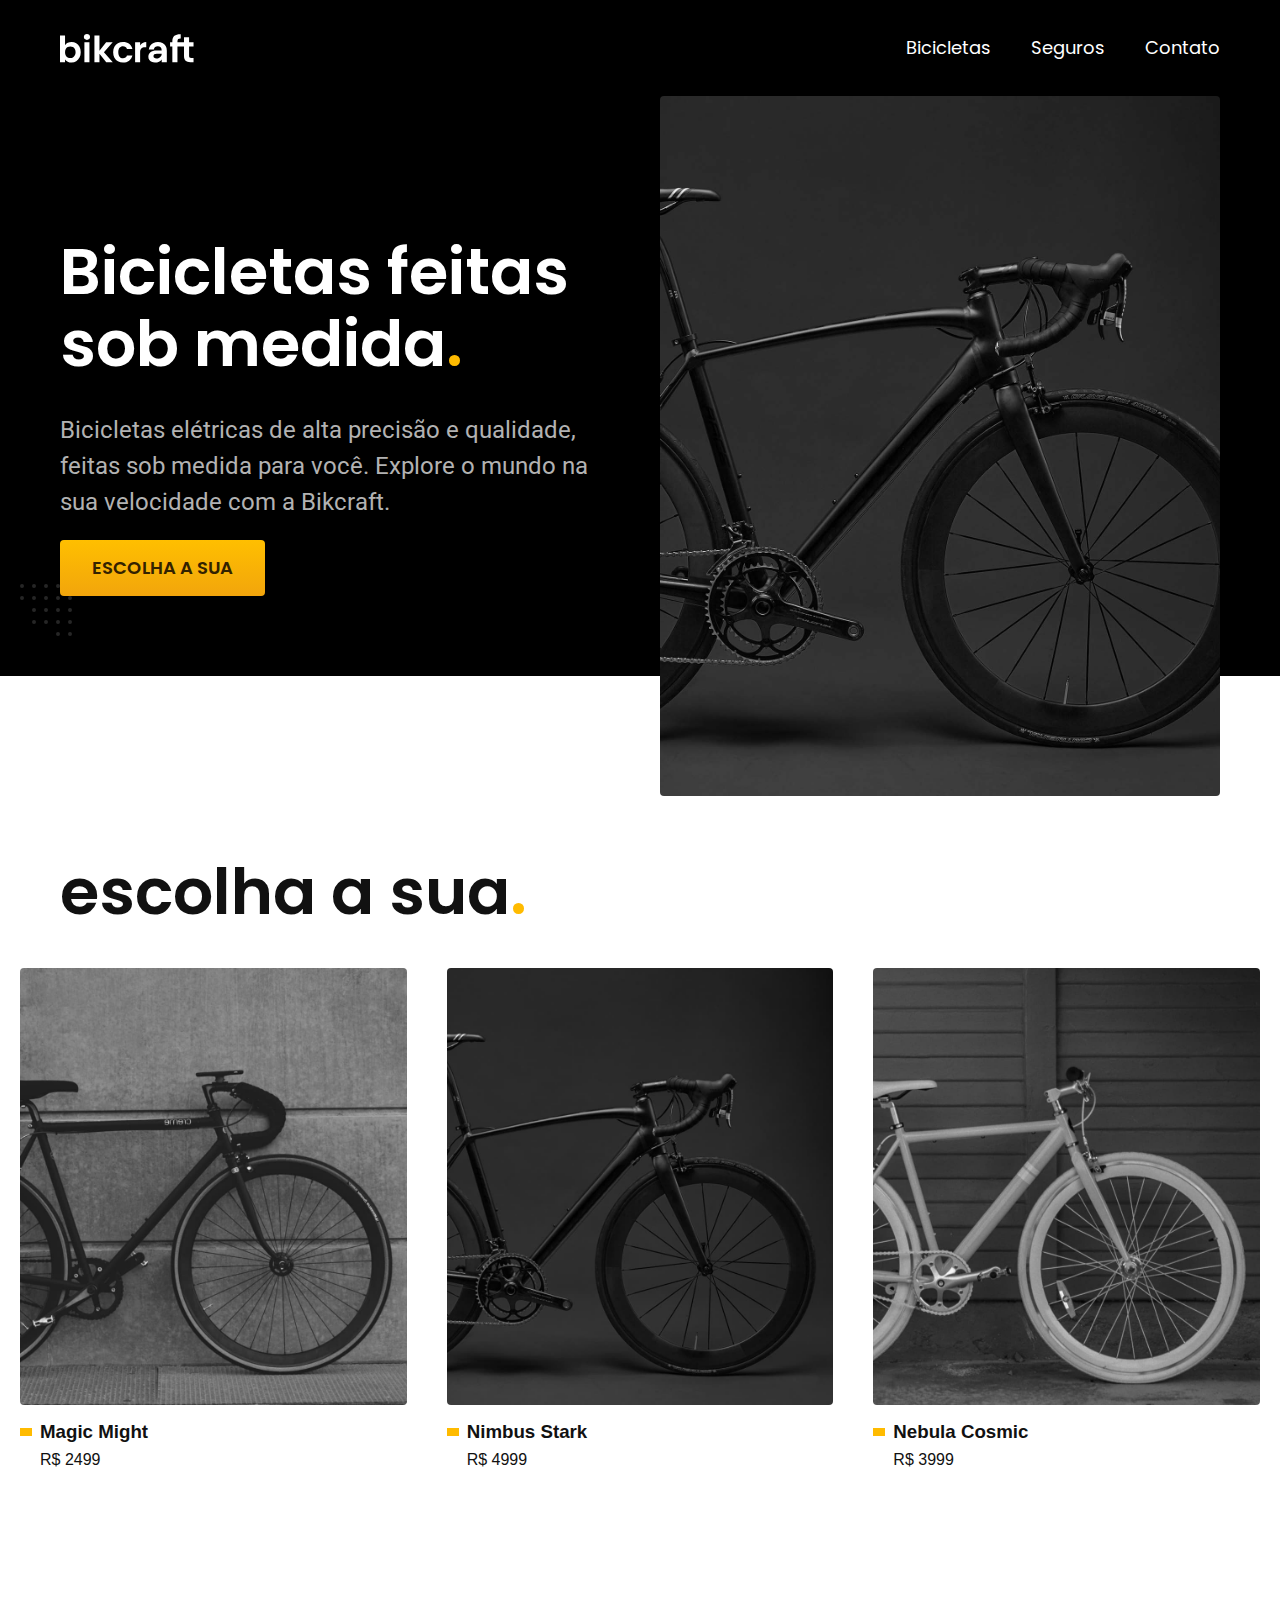
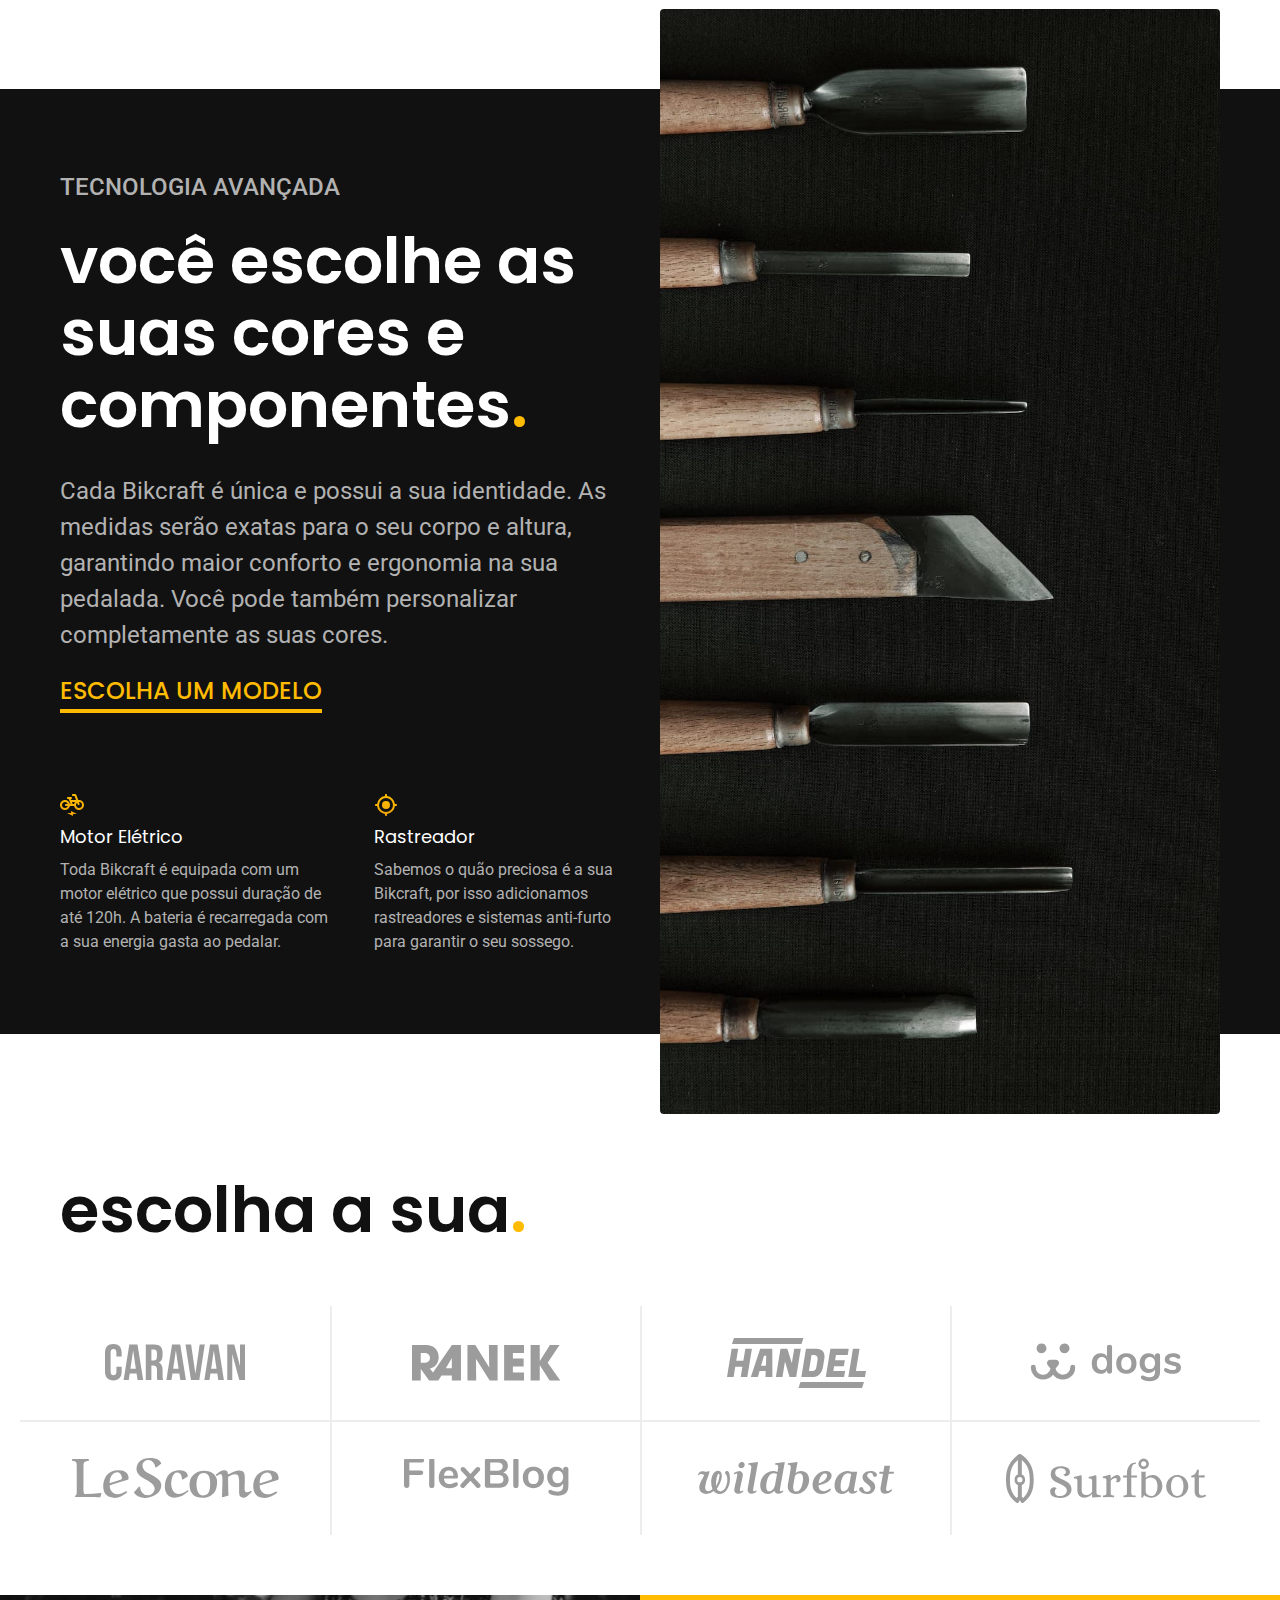
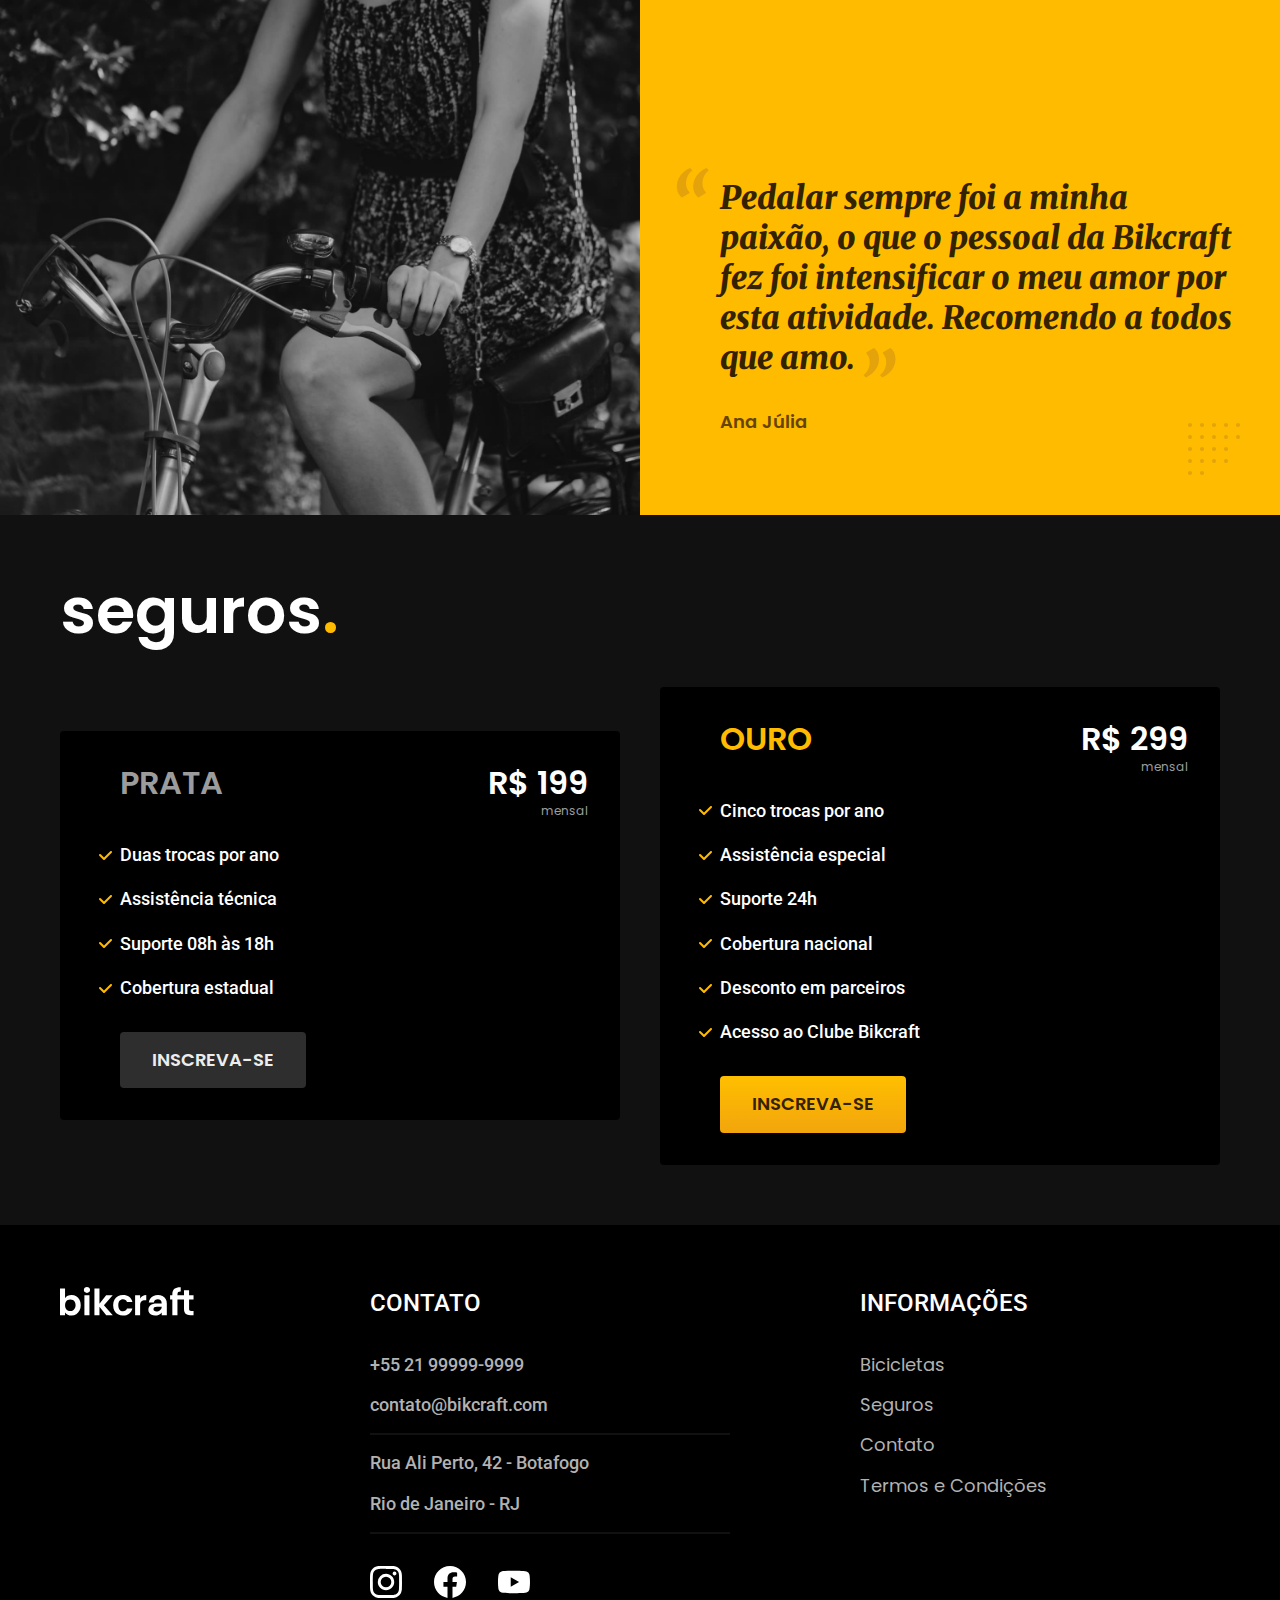
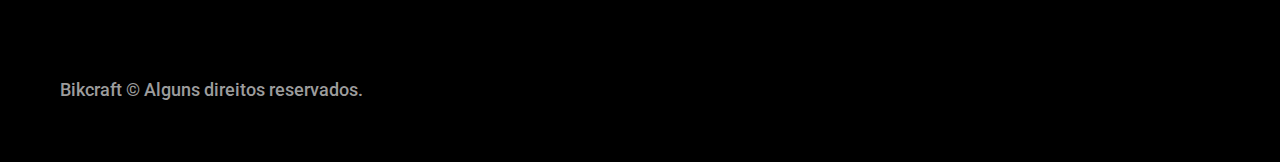
<file: index.html>
<!DOCTYPE html>
<html lang="pt-br">
<head>
    <meta charset="UTF-8">
    <meta http-equiv="X-UA-Compatible" content="IE=edge">
    <meta name="viewport" content="width=device-width, initial-scale=1.0">
    <title>Bikcraft - Biciletas Elétricas</title>
    <meta name="description" content="Bicicletas elétricas de alta precisão e qualidade, feitas sob medida para você. Explore o mundo na sua velocidade com a Bikcraft.">

    <link rel="icon" href="img/icones/favicon.svg" type="image/svg+xml">
    <link rel="preload" href="./css/style.css" as="style">
    <link rel="stylesheet" href="./css/style.css">

    <script>document.documentElement.classList.add('js');</script>
</head>
<body>
    <header class="header-bg">
        <div class="header container">
            <a href="./"><img src="img/bikcraft.svg" width="136" height="32" alt="Bikcraft"></a>
            <nav aria-label="primaria">
                <ul class="header-menu font-1-m cor-0">
                    <li><a href="./bicicletas.html">Bicicletas</a></li>
                    <li><a href="./seguros.html">Seguros</a></li>
                    <li><a href="./contato.html">Contato</a></li>
                </ul>
            </nav>
        </div>
    </header>
    
    <main class="introducao-bg">
        <div class="introducao container">
            <div class="introducao-conteudo">
                <h1 class="font-1-xxl cor-0 fadeInDown" data-anime="200">Bicicletas feitas sob medida<span class="cor-p1">.</span></h1>
                <p class="font-2-l cor-5 fadeInDown" data-anime="400">Bicicletas elétricas de alta precisão e qualidade, feitas sob medida para você. Explore o mundo na sua velocidade com a Bikcraft.</p>
                <a class="botao fadeInDown" data-anime="600" href="./bicicletas.html">Escolha a sua</a>
            </div>
            <picture class="fadeInDown" data-anime="800"> <!-- sempre envolver imagem em div quando for usar grid -->
                <source media="(max-width: 800px)" srcset="./img/bicicletas/nimbus.jpg">
                <img src="./img/fotos/introducao.jpg" width="1280" height="1600" alt="Bicicleta elétrica preta.">
            </picture>
        </div>
    </main>

    <article class="bicicletas-lista">
        <h2 class="container font-1-xxl">escolha a sua<span class="cor-p1">.</span></h2>

        <ul>
            <li>
                <a href="./bicicletas/magic.html">
                    <img src="./img/bicicletas/magic-home.jpg" width="920" height="1040" alt="Bicicleta preta">
                    <h3>Magic Might</h3>
                    <span>R$ 2499</span>
                </a>
            </li>
            <li>
                <a href="./bicicletas/nimbus.html">
                    <img src="./img/bicicletas/nimbus-home.jpg" width="920" height="1040" alt="Bicicleta preta">
                    <h3>Nimbus Stark</h3>
                    <span>R$ 4999</span>
                </a>
            </li>
            <li>
                <a href="./bicicletas/nebula.html">
                    <img src="./img/bicicletas/nebula-home.jpg" width="920" height="1040" alt="Bicicleta branca">
                    <h3>Nebula Cosmic</h3>
                    <span>R$ 3999</span>
                </a>
            </li>
        </ul>
    </article>

    <article class="tecnologia-bg">
        <div class="tecnologia container">
            <div class="tecnologia-conteudo">
                <span class="font-2-lb cor-5">Tecnologia Avançada</span>
                <h2 class="font-1-xxl cor-0">você escolhe as suas cores e componentes<span class="cor-p1">.</span></h2>
                <p class="font-2-l cor-5">Cada Bikcraft é única e possui a sua identidade. As medidas serão exatas para o seu corpo e altura, garantindo maior conforto e ergonomia na sua pedalada. Você pode também personalizar completamente as suas cores.</p>
                <a class="link" href="./bicicletas.html">Escolha um modelo</a>
                <div class="tecnologia-vantagens">
                    <div>
                        <img src="img/icones/eletrica.svg" width="24" height="24" alt="">
                        <h3 class="font-1-m cor-0">Motor Elétrico</h3>
                        <p class="font-2-s cor-5">Toda Bikcraft é equipada com um motor elétrico que possui duração de até 120h. A bateria é recarregada com a sua energia gasta ao pedalar.</p>
                    </div>
                    <div>
                        <img src="img/icones/rastreador.svg" width="24" height="24" alt="">
                        <h3 class="font-1-m cor-0">Rastreador</h3>
                        <p class="font-2-s cor-5">Sabemos o quão preciosa é a sua Bikcraft, por isso adicionamos rastreadores e sistemas anti-furto para garantir o seu sossego.</p>
                    </div>
                </div>
            </div>
            <div class="tecnologia-imagem">
                <img src="./img/fotos/tecnologia.jpg" width="1200" height="1920" alt="">
            </div>
        </div>
    </article>

    <section class="parceiros" aria-label="Nossos Parceiros">
        <h2 class="container font-1-xxl">escolha a sua<span class="cor-p1">.</span></h2>

        <ul>
            <li><img src="./img/parceiros/caravan.svg" width="140" height="38" alt="caravan"></li>
            <li><img src="./img/parceiros/ranek.svg" width="149" height="36" alt="ranek"></li>
            <li><img src="./img/parceiros/handel.svg" width="139" height="50" alt="handel"></li>
            <li><img src="./img/parceiros/dogs.svg" width="152" height="39" alt="dogs"></li>
            <li><img src="./img/parceiros/lescone.svg" width="208" height="41" alt="lescone"></li>
            <li><img src="./img/parceiros/flexblog.svg" width="165" height="38" alt="flexblog"></li>
            <li><img src="./img/parceiros/wildbeast.svg" width="196" height="34" alt="wildbeast"></li>
            <li><img src="./img/parceiros/surfbot.svg" width="200" height="49" alt="surfbot"></li>
        </ul>
    </section>

    <section class="depoimento" aria-label="Depoimento">
        <div>
            <img src="./img/fotos/depoimento.jpg" width="1560" height="1360" alt="Pessoa pedalando uma bicicleta Bikcraft">
        </div>
        <div class="depoimento-conteudo">
            <blockquote class="font-1-xl cor-p5">
                <p>Pedalar sempre foi a minha paixão, o que o pessoal da Bikcraft fez foi intensificar o meu amor por esta atividade. Recomendo a todos que amo.</p>
            </blockquote>
            <span class="font-1-mb cor-p4">Ana Júlia</span>
        </div>
    </section>

    <article class="seguros-bg">
        <div class="seguros container">
            <h2 class="font-1-xxl cor-0">seguros<span class="cor-p1">.</span></h2>
            <div class="seguros-item">
                <h3 class="font-1-xl cor-6">PRATA</h3>
                <span class="font-1-xl cor-0">R$ 199 <span class="font-1-xs cor-6">mensal</span></span>
                <ul class="font-2-m cor-0">
                    <li>Duas trocas por ano</li>
                    <li>Assistência técnica</li>
                    <li>Suporte 08h às 18h</li>
                    <li>Cobertura estadual</li>
                </ul>
                <a class="botao secundario" href="./orcamento.html">Inscreva-se</a>
            </div>
            <div class="seguros-item">
                <h3 class="font-1-xl cor-p1">OURO</h3>
                <span class="font-1-xl cor-0">R$ 299 <span class="font-1-xs cor-6">mensal</span></span>
                <ul class="font-2-m cor-0">
                    <li>Cinco trocas por ano</li>
                    <li>Assistência especial</li>
                    <li>Suporte 24h</li>
                    <li>Cobertura nacional</li>
                    <li>Desconto em parceiros</li>
                    <li>Acesso ao Clube Bikcraft</li>
                </ul>
                <a class="botao" href="./orcamento.html">Inscreva-se</a>
            </div>
        </div>
    </article>

    <footer class="footer-bg">
        <div class="footer container">
            <img src="./img/bikcraft.svg" width="136" height="32" alt="Bikcraft">
            <div class="footer-contato">
                <h3 class="font-2-lb cor-0">Contato</h3>
                <ul class="font-2-m cor-5">
                    <li><a href="tel:+5521999999999">+55 21 99999-9999</a></li>
                    <li><a href="mailto:contato@bikcraft.com">contato@bikcraft.com</a></li>
                    <li>Rua Ali Perto, 42 - Botafogo</li>
                    <li>Rio de Janeiro - RJ</li>
                </ul>
                <div class="footer-redes">
                    <a href="./">
                        <img src="./img/redes/instagram.svg" width="32" height="32" alt="Instagram">
                    </a>
                    <a href="./">
                        <img src="./img/redes/facebook.svg" width="32" height="32" alt="Facebook">
                    </a>
                    <a href="./">
                        <img src="./img/redes/youtube.svg" width="32" height="32" alt="YouTube">
                    </a>
                </div>
            </div>
            <div class="footer-informacoes">
                <h3 class="font-2-lb cor-0">Informações</h3>
                <nav>
                    <ul class="font-1-m cor-5">
                        <li><a href="./bicicletas.html">Bicicletas</a></li>
                        <li><a href="./seguros.html">Seguros</a></li>
                        <li><a href="./contato.html">Contato</a></li>
                        <li><a href="./termos.html">Termos e Condições</a></li>
                    </ul>
                </nav>
            </div>
            <p class="footer-copy font-2-m cor-6">Bikcraft © Alguns direitos reservados.</p>
        </div>
    </footer>

    <script src="js/plugins/simple-anime.js"></script>
    <script src="./js/script.js"></script>
</body>
</html>
</file>
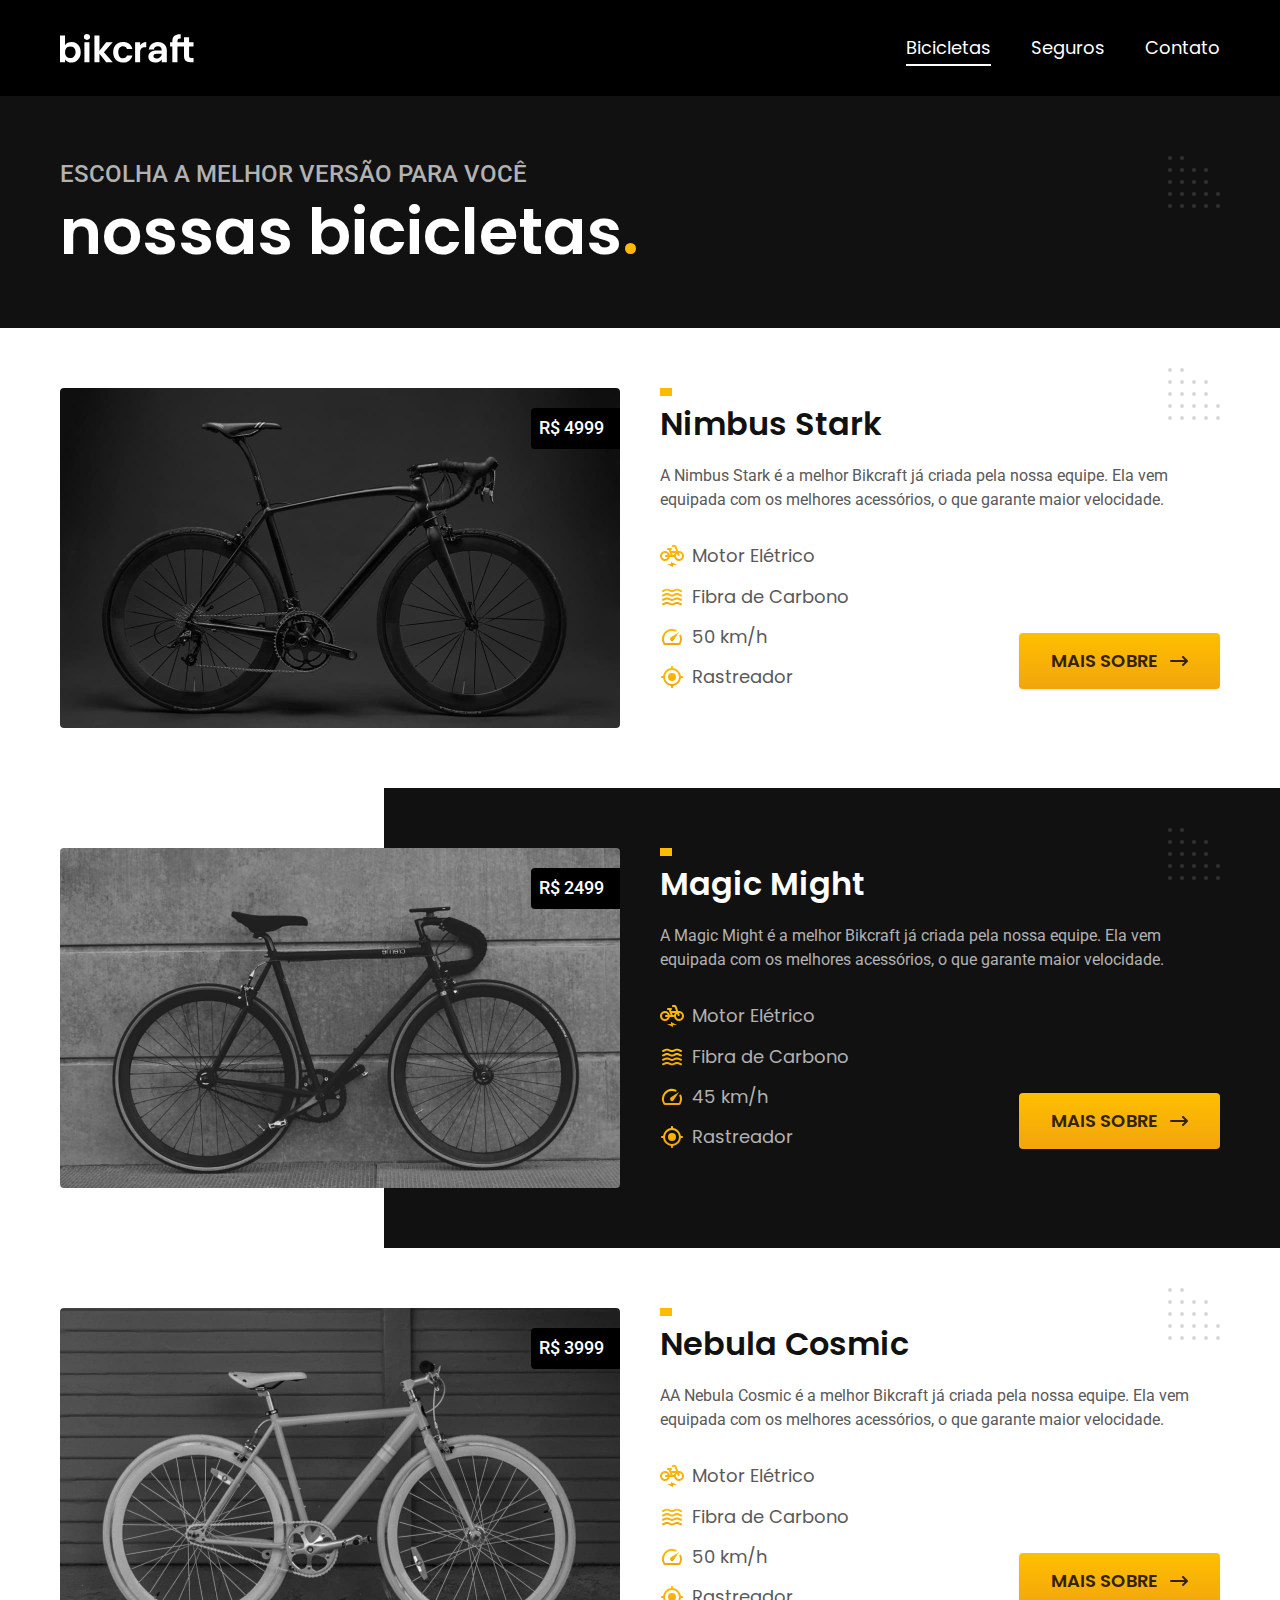
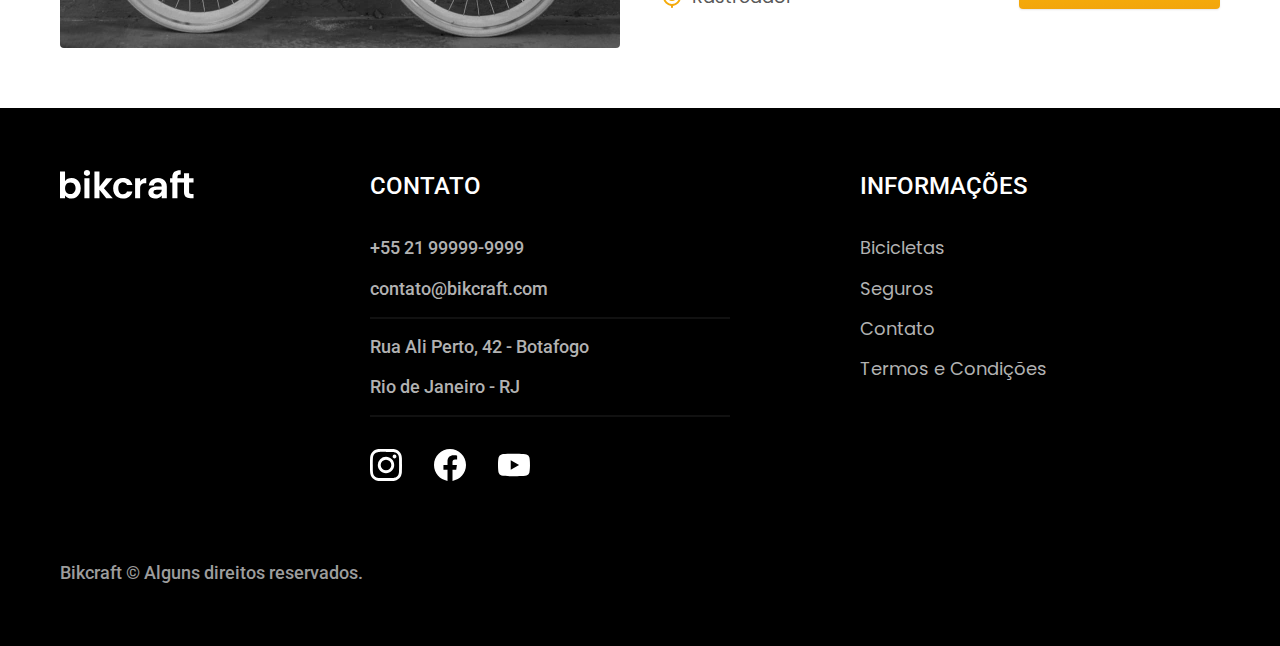
<file: bicicletas.html>
<!DOCTYPE html>
<html lang="pt-br">
<head>
    <meta charset="UTF-8">
    <meta http-equiv="X-UA-Compatible" content="IE=edge">
    <meta name="viewport" content="width=device-width, initial-scale=1.0">
    <title>Bicicletas | Bikcraft</title>
    <meta name="description" content="Bicicletas Bikcraft.">

    <link rel="icon" href="img/icones/favicon.svg" type="image/svg+xml">
    <link rel="preload" href="./css/style.css" as="style">
    <link rel="stylesheet" href="./css/style.css">
    
    <script>document.documentElement.classList.add('js');</script>
</head>
<body id="bicicletas">
    <header class="header-bg">
        <div class="header container">
            <a href="./"><img src="img/bikcraft.svg" alt="Bikcraft"></a>
            <nav aria-label="primaria">
                <ul class="header-menu font-1-m cor-0">
                    <li><a href="./bicicletas.html">Bicicletas</a></li>
                    <li><a href="./seguros.html">Seguros</a></li>
                    <li><a href="./contato.html">Contato</a></li>
                </ul>
            </nav>
        </div>
    </header>

    <main>
        <div class="titulo-bg">
            <div class="titulo container">
                <p class="font-2-lb cor-5">Escolha a melhor versão para você</p>
                <h1 class="font-1-xxl cor-0">nossas bicicletas<span class="cor-p1">.</span></h1>
            </div>
        </div>

        <div class="bicicletas-bg">
            <div class="bicicletas container">
                <div class="bicicletas-imagem">
                    <img src="./img/bicicletas/nimbus.jpg" alt="Bicicleta preta">
                    <span class="font-2-m cor-0">R$ 4999</span>
                </div>
                <div class="bicicletas-conteudo">
                    <h2 class="font-1-xl">Nimbus Stark</h2>
                    <p class="font-2-s cor-8">A Nimbus Stark é a melhor Bikcraft já criada pela nossa equipe. Ela vem equipada com os melhores acessórios, o que garante maior velocidade.</p>
                    <ul class="font-1-m cor-8">
                        <li>
                            <img src="./img/icones/eletrica.svg" alt="">
                            Motor Elétrico
                        </li>
                        <li>
                            <img src="./img/icones/carbono.svg" alt="">
                            Fibra de Carbono
                        </li>
                        <li>
                            <img src="./img/icones/velocidade.svg" alt="">
                            50 km/h
                        </li>
                        <li>
                            <img src="./img/icones/rastreador.svg" alt="">
                            Rastreador
                        </li>
                    </ul>
                    <a class="botao seta" href="./bicicletas/nimbus.html">Mais sobre</a>
                </div>
            </div>
        </div>
        <div class="bicicletas-bg">
            <div class="bicicletas container">
                <div class="bicicletas-imagem">
                    <img src="./img/bicicletas/magic.jpg" alt="Bicicleta preta">
                    <span class="font-2-m cor-0">R$ 2499</span>
                </div>
                <div class="bicicletas-conteudo">
                    <h2 class="font-1-xl cor-0">Magic Might</h2>
                    <p class="font-2-s cor-5">A Magic Might é a melhor Bikcraft já criada pela nossa equipe. Ela vem equipada com os melhores acessórios, o que garante maior velocidade.</p>
                    <ul class="font-1-m cor-5">
                        <li>
                            <img src="./img/icones/eletrica.svg" alt="">
                            Motor Elétrico
                        </li>
                        <li>
                            <img src="./img/icones/carbono.svg" alt="">
                            Fibra de Carbono
                        </li>
                        <li>
                            <img src="./img/icones/velocidade.svg" alt="">
                            45 km/h
                        </li>
                        <li>
                            <img src="./img/icones/rastreador.svg" alt="">
                            Rastreador
                        </li>
                    </ul>
                    <a class="botao seta" href="./bicicletas/magic.html">Mais sobre</a>
                </div>
            </div>
        </div>
        <div class="bicicletas-bg">
            <div class="bicicletas container">
                <div class="bicicletas-imagem">
                    <img src="./img/bicicletas/nebula.jpg" alt="Bicicleta branca">
                    <span class="font-2-m cor-0">R$ 3999</span>
                </div>
                <div class="bicicletas-conteudo">
                    <h2 class="font-1-xl">Nebula Cosmic</h2>
                    <p class="font-2-s cor-8">AA Nebula Cosmic é a melhor Bikcraft já criada pela nossa equipe. Ela vem equipada com os melhores acessórios, o que garante maior velocidade.</p>
                    <ul class="font-1-m cor-8">
                        <li>
                            <img src="./img/icones/eletrica.svg" alt="">
                            Motor Elétrico
                        </li>
                        <li>
                            <img src="./img/icones/carbono.svg" alt="">
                            Fibra de Carbono
                        </li>
                        <li>
                            <img src="./img/icones/velocidade.svg" alt="">
                            50 km/h
                        </li>
                        <li>
                            <img src="./img/icones/rastreador.svg" alt="">
                            Rastreador
                        </li>
                    </ul>
                    <a class="botao seta" href="./bicicletas/nebula.html">Mais sobre</a>
                </div>
            </div>
        </div>
    </main>


    <footer class="footer-bg">
        <div class="footer container">
            <img src="./img/bikcraft.svg" alt="Bikcraft">
            <div class="footer-contato">
                <h3 class="font-2-lb cor-0">Contato</h3>
                <ul class="font-2-m cor-5">
                    <li><a href="tel:+5521999999999">+55 21 99999-9999</a></li>
                    <li><a href="mailto:contato@bikcraft.com">contato@bikcraft.com</a></li>
                    <li>Rua Ali Perto, 42 - Botafogo</li>
                    <li>Rio de Janeiro - RJ</li>
                </ul>
                <div class="footer-redes">
                    <a href="./">
                        <img src="./img/redes/instagram.svg" alt="Instagram">
                    </a>
                    <a href="./">
                        <img src="./img/redes/facebook.svg" alt="Facebook">
                    </a>
                    <a href="./">
                        <img src="./img/redes/youtube.svg" alt="YouTube">
                    </a>
                </div>
            </div>
            <div class="footer-informacoes">
                <h3 class="font-2-lb cor-0">Informações</h3>
                <nav>
                    <ul class="font-1-m cor-5">
                        <li><a href="./bicicletas.html">Bicicletas</a></li>
                        <li><a href="./seguros.html">Seguros</a></li>
                        <li><a href="./contato.html">Contato</a></li>
                        <li><a href="./termos.html">Termos e Condições</a></li>
                    </ul>
                </nav>
            </div>
            <p class="footer-copy font-2-m cor-6">Bikcraft © Alguns direitos reservados.</p>
        </div>
    </footer>

    <script src="./js/script.js"></script>
</body>
</html>
</file>
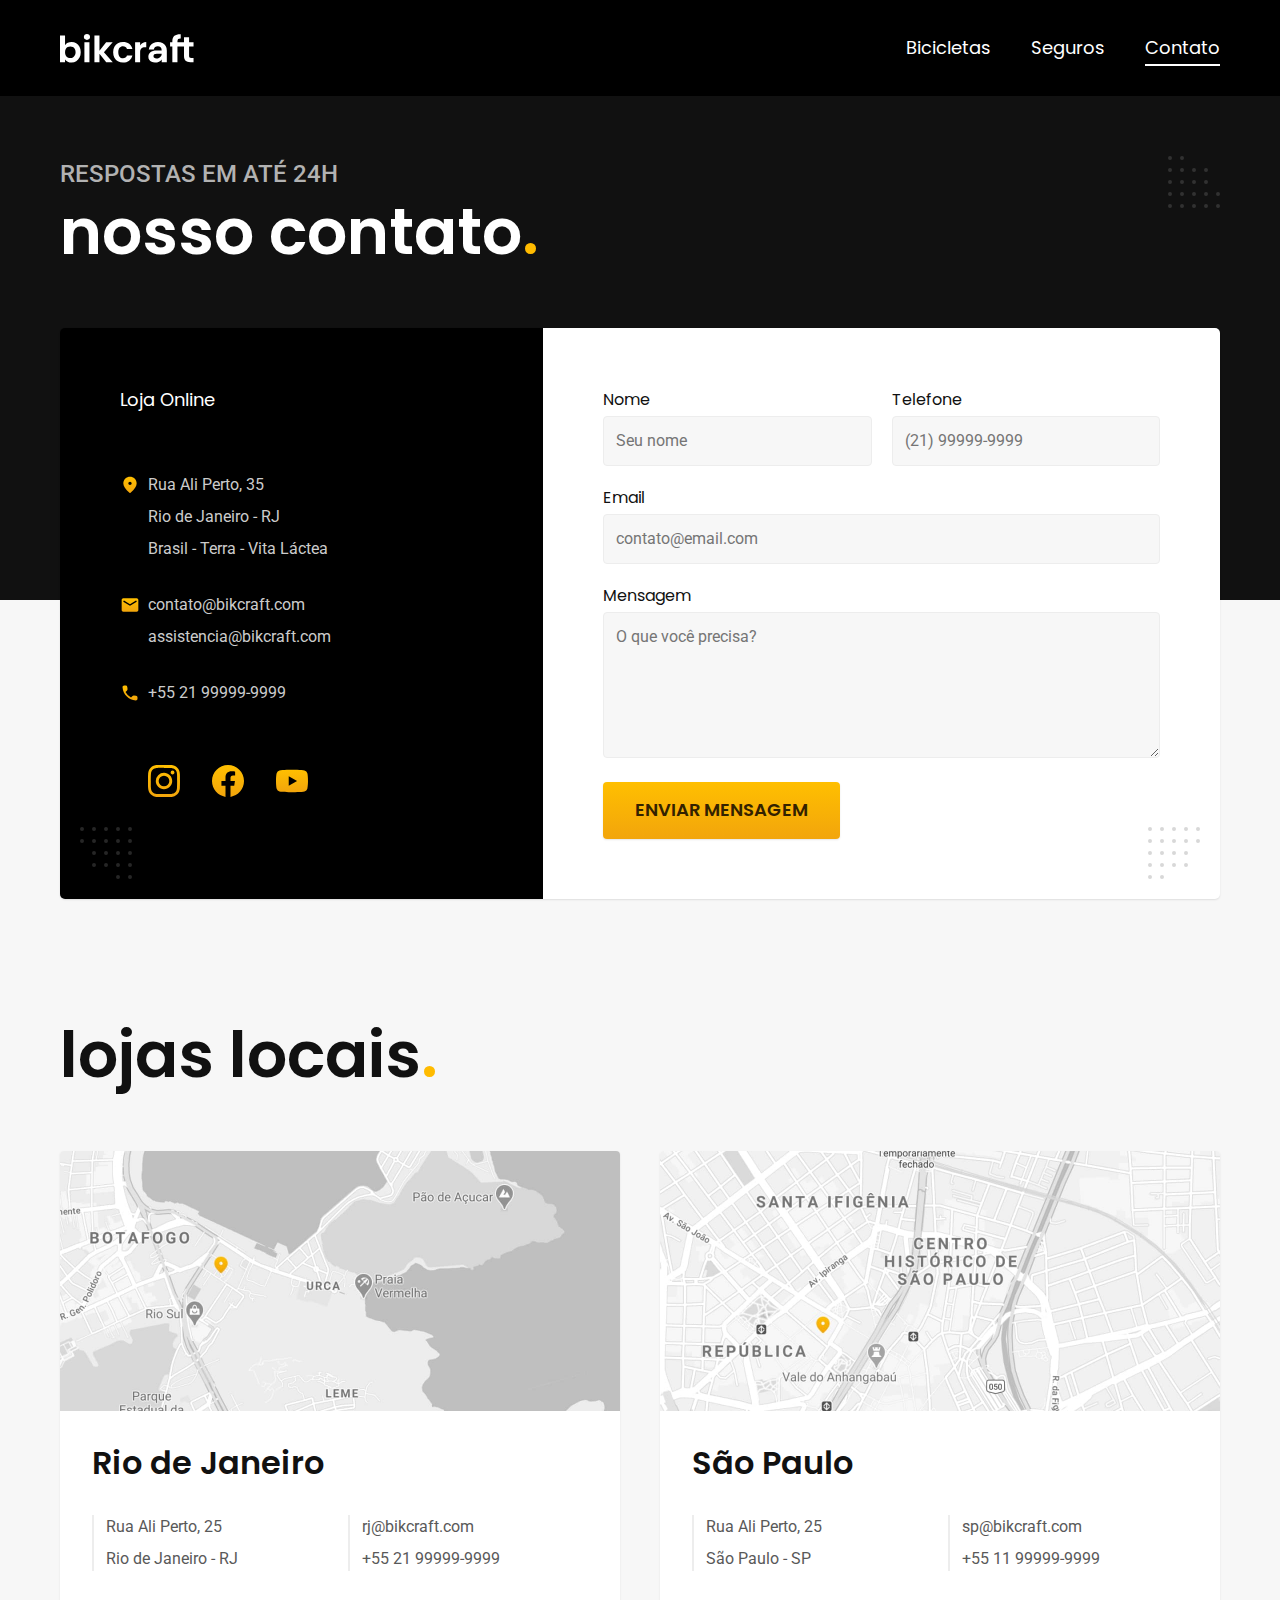
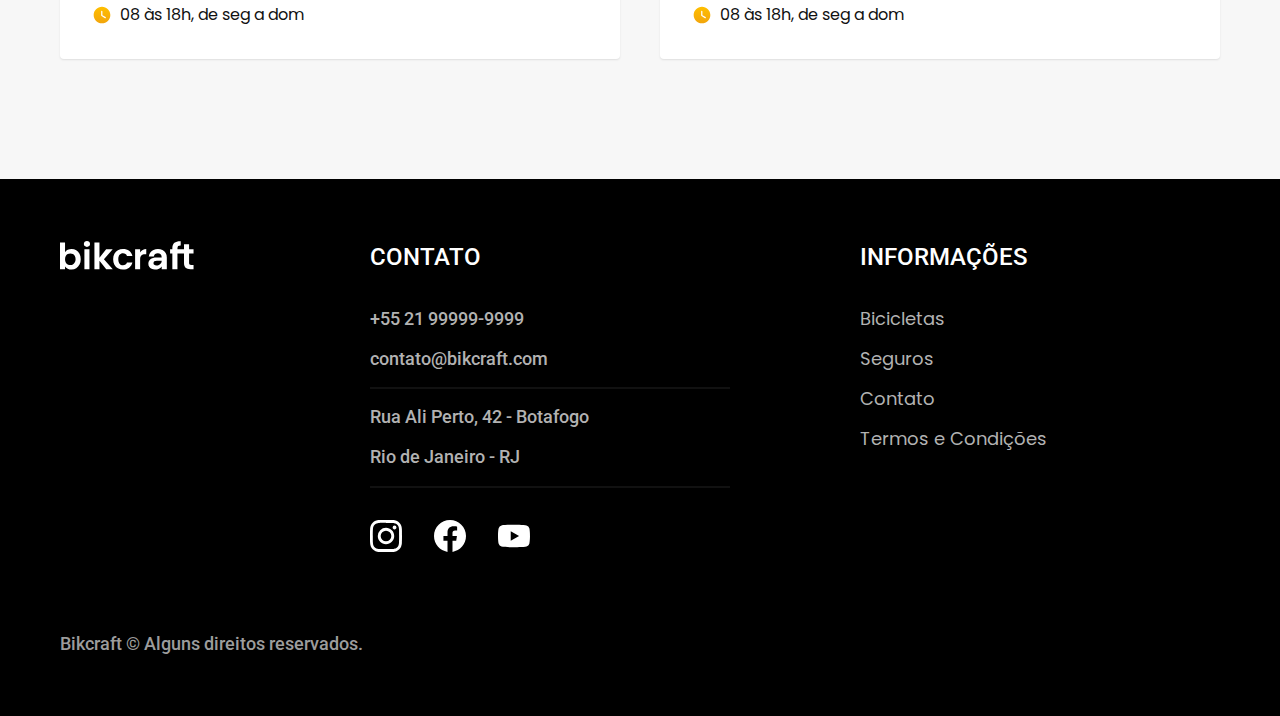
<file: contato.html>
<!DOCTYPE html>
<html lang="pt-br">
<head>
    <meta charset="UTF-8">
    <meta http-equiv="X-UA-Compatible" content="IE=edge">
    <meta name="viewport" content="width=device-width, initial-scale=1.0">
    <title>Contato | Bikcraft</title>
    <meta name="description" content="Como entrar em contato com a Bikcraft.">

    <link rel="icon" href="img/icones/favicon.svg" type="image/svg+xml">
    <link rel="preload" href="./css/style.css" as="style">
    <link rel="stylesheet" href="./css/style.css">
    
    <script>document.documentElement.classList.add('js');</script>
</head>
<body id="contato">
    <header class="header-bg">
        <div class="header container">
            <a href="./"><img src="img/bikcraft.svg" alt="Bikcraft"></a>
            <nav aria-label="primaria">
                <ul class="header-menu font-1-m cor-0">
                    <li><a href="./bicicletas.html">Bicicletas</a></li>
                    <li><a href="./seguros.html">Seguros</a></li>
                    <li><a href="./contato.html">Contato</a></li>
                </ul>
            </nav>
        </div>
    </header>

    <main>
        <div class="titulo-bg">
            <div class="titulo container">
                <p class="font-2-lb cor-5">Respostas em até 24h</p>
                <h1 class="font-1-xxl cor-0">nosso contato<span class="cor-p1">.</span></h1>
            </div>
        </div>

        <div class="contato container">
            <section class="contato-dados" aria-label="Endereço">
                <h2 class="font-1-m cor-0">Loja Online</h2>
                <div class="contato-endereco font-2-s cor-4">
                    <p>Rua Ali Perto, 35</p>
                    <p>Rio de Janeiro - RJ</p>
                    <p>Brasil - Terra - Vita Láctea</p>
                </div>
                <address class="contato-meios font-2-s cor-4">   <!-- serve para meios de contato e não endereço -->
                    <a href="mailto:contato@bikcraft.com">contato@bikcraft.com</a>
                    <a href="mailto:assistencia@bikcraft.com">assistencia@bikcraft.com</a>
                    <a href="tel:+5521999999999">+55 21 99999-9999</a>
                </address>
                <div class="contato-redes">
                    <a href="./">
                        <img src="./img/redes/instagram-p.svg" alt="Instagram">
                    </a>
                    <a href="./">
                        <img src="./img/redes/facebook-p.svg" alt="Facebook">
                    </a>
                    <a href="./">
                        <img src="./img/redes/youtube-p.svg" alt="YouTube">
                    </a>
                </div>
            </section>

            <section class="contato-formulario" aria-label="Formulário">
                <form class="form" action="./contato.html">
                    <div>
                        <label for="nome">Nome</label>
                        <input type="text" id="nome" name="nome" placeholder="Seu nome">
                    </div>
                    <div>
                        <label for="telefone">Telefone</label>
                        <input type="text" id="telefone" name="telefone" placeholder="(21) 99999-9999">
                    </div>
                    <div class="col-2">
                        <label for="telefone">Email</label>
                        <input type="email" id="email" name="email" placeholder="contato@email.com">
                    </div>
                    <div class="col-2">
                        <label for="mensagem">Mensagem</label>
                        <textarea name="mensagem" id="mensagem" rows="5" placeholder="O que você precisa?"></textarea>
                    </div>
                    <button class="botao col-2">Enviar Mensagem</button>
                </form>
            </section>
        </div>
    </main>

    <article class="lojas container">
        <h2 class="font-1-xxl">lojas locais<span class="cor-p1">.</span></h2>
        <div class="lojas-item">
            <img src="./img/lojas/rj.jpg" alt="Mapa marcando o endereço em Rua Ali Perto, 25 - Rio de Janeiro - RJ.">
            <div class="lojas-conteudo">
                <h3 class="font-1-xl">Rio de Janeiro</h3>
                <div class="lojas-dados font-2-s cor-8">
                    <p>Rua Ali Perto, 25</p>
                    <p>Rio de Janeiro - RJ</p>
                </div>
                <div class="lojas-dados font-2-s cor-8">
                    <a href="mailto:rj@bikcraft.com">rj@bikcraft.com</a>
                    <a href="tel:+5521999999999">+55 21 99999-9999</a>
                </div>
                <p class="lojas-tempo font-1-s"><img src="./img/icones/horario.svg" alt=""> 08 às 18h, de seg a dom</p>
            </div>
        </div>
        <div class="lojas-item">
            <img src="./img/lojas/sp.jpg" alt="Mapa marcando o endereço em Rua Ali Perto, 25 - São Paulo - SP.">
            <div class="lojas-conteudo">
                <h3 class="font-1-xl">São Paulo</h3>
                <div class="lojas-dados font-2-s cor-8">
                    <p>Rua Ali Perto, 25</p>
                    <p>São Paulo - SP</p>
                </div>
                <div class="lojas-dados font-2-s cor-8">
                    <a href="mailto:sp@bikcraft.com">sp@bikcraft.com</a>
                    <a href="tel:+5511999999999">+55 11 99999-9999</a>
                </div>
                <p class="lojas-tempo font-1-s"><img src="./img/icones/horario.svg" alt=""> 08 às 18h, de seg a dom</p>
            </div>
        </div>
    </article>

    <footer class="footer-bg">
        <div class="footer container">
            <img src="./img/bikcraft.svg" alt="Bikcraft">
            <div class="footer-contato">
                <h3 class="font-2-lb cor-0">Contato</h3>
                <ul class="font-2-m cor-5">
                    <li><a href="tel:+5521999999999">+55 21 99999-9999</a></li>
                    <li><a href="mailto:contato@bikcraft.com">contato@bikcraft.com</a></li>
                    <li>Rua Ali Perto, 42 - Botafogo</li>
                    <li>Rio de Janeiro - RJ</li>
                </ul>
                <div class="footer-redes">
                    <a href="./">
                        <img src="./img/redes/instagram.svg" alt="Instagram">
                    </a>
                    <a href="./">
                        <img src="./img/redes/facebook.svg" alt="Facebook">
                    </a>
                    <a href="./">
                        <img src="./img/redes/youtube.svg" alt="YouTube">
                    </a>
                </div>
            </div>
            <div class="footer-informacoes">
                <h3 class="font-2-lb cor-0">Informações</h3>
                <nav>
                    <ul class="font-1-m cor-5">
                        <li><a href="./bicicletas.html">Bicicletas</a></li>
                        <li><a href="./seguros.html">Seguros</a></li>
                        <li><a href="./contato.html">Contato</a></li>
                        <li><a href="./termos.html">Termos e Condições</a></li>
                    </ul>
                </nav>
            </div>
            <p class="footer-copy font-2-m cor-6">Bikcraft © Alguns direitos reservados.</p>
        </div>
    </footer>

    <script src="./js/script.js"></script>
</body>
</html>
</file>
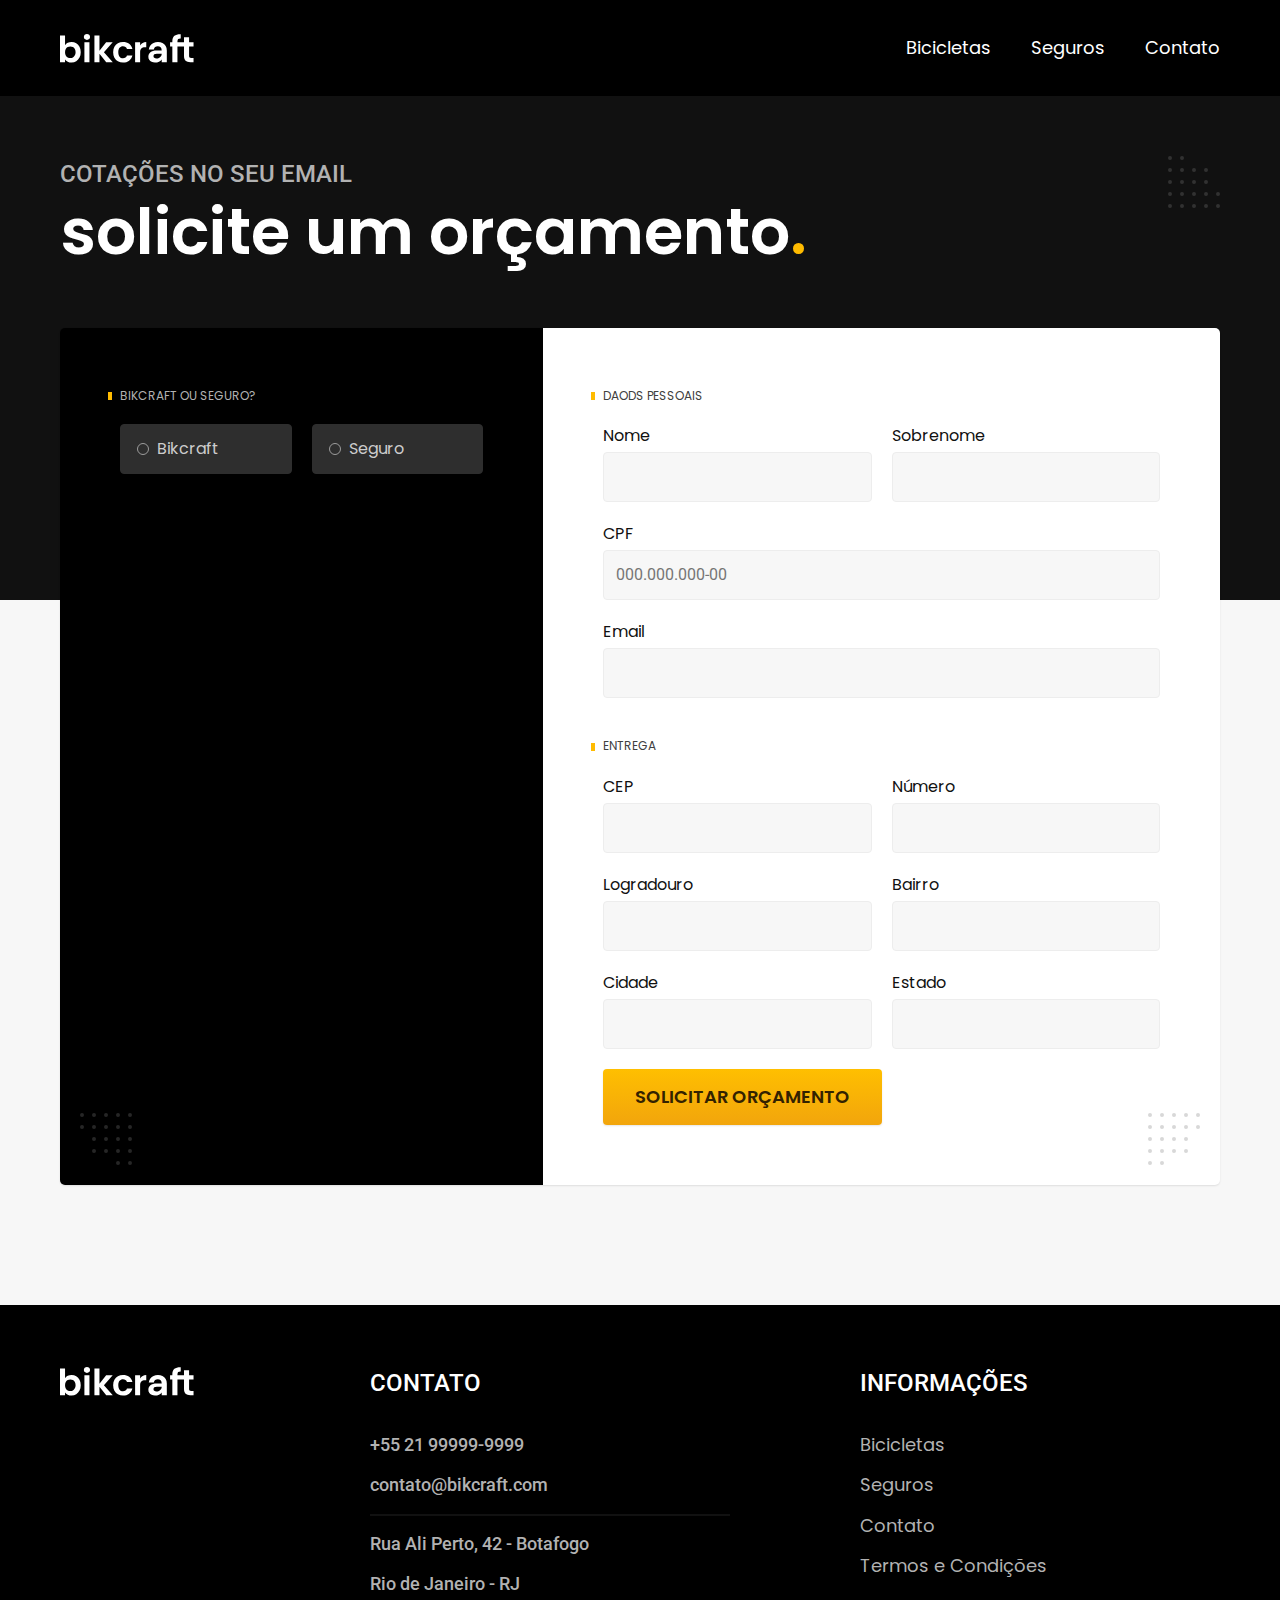
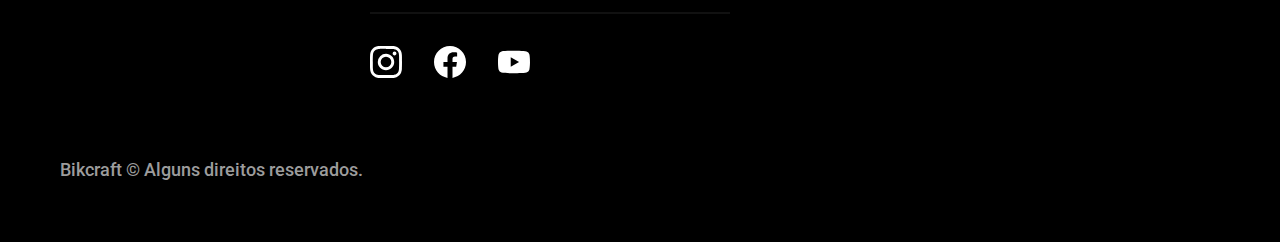
<file: orcamento.html>
<!DOCTYPE html>
<html lang="pt-br">
<head>
    <meta charset="UTF-8">
    <meta http-equiv="X-UA-Compatible" content="IE=edge">
    <meta name="viewport" content="width=device-width, initial-scale=1.0">
    <title>Orçamento | Bikcraft</title>
    <meta name="description" content="Solicite um orçamento na Bikcraft.">

    <link rel="icon" href="img/icones/favicon.svg" type="image/svg+xml">
    <link rel="preload" href="./css/style.css" as="style">
    <link rel="stylesheet" href="./css/style.css">
    
    <script>document.documentElement.classList.add('js');</script>
</head>
<body id="orcamento">
    <header class="header-bg">
        <div class="header container">
            <a href="./"><img src="img/bikcraft.svg" alt="Bikcraft"></a>
            <nav aria-label="primaria">
                <ul class="header-menu font-1-m cor-0">
                    <li><a href="./bicicletas.html">Bicicletas</a></li>
                    <li><a href="./seguros.html">Seguros</a></li>
                    <li><a href="./contato.html">Contato</a></li>
                </ul>
            </nav>
        </div>
    </header>

    <main>
        <div class="titulo-bg">
            <div class="titulo container">
                <p class="font-2-lb cor-5">Cotações no seu email</p>
                <h1 class="font-1-xxl cor-0">solicite um orçamento<span class="cor-p1">.</span></h1>
            </div>
        </div>

        <form class="orcamento container" action="./">
            <div class="orcamento-produto">
                <h2 class="font-1-xs cor-5">Bikcraft ou Seguro?</h2>

                <input type="radio" name="tipo" id="bikcraft" value="bikcraft">
                <label for="bikcraft">Bikcraft</label>
                
                <input type="radio" name="tipo" id="seguro" value="seguro">
                <label for="seguro">Seguro</label>

                <div class="orcamento-conteudo" id="orcamento-bikcraft">
                    <h2 class="font-1-xs cor-5">Escolha a sua</h2>
                    
                    <input type="radio" name="produto" id="nimbus" value="nimbus">
                    <label for="nimbus">Nimbus Stark <span>R$ 4999</span></label>
                    <div class="orcamento-detalhes">
                        <ul class="font-1-xs cor-8">
                            <li><img src="./img/icones/eletrica.svg" alt="">Motor Elétrico</li>
                            <li><img src="./img/icones/carbono.svg" alt="">Fibra de Carbono</li>
                            <li><img src="./img/icones/velocidade.svg" alt="">50Km/h</li>
                            <li><img src="./img/icones/rastreador.svg" alt="">Rastreador</li>
                        </ul>
                        <img src="./img/bicicletas/nimbus.jpg" alt="Bicicleta preta">
                    </div>

                    <input type="radio" name="produto" id="magic" value="magic">
                    <label for="magic">Magic Might <span>R$ 2499</span></label>
                    <div class="orcamento-detalhes">
                        <ul class="font-1-xs cor-8">
                            <li><img src="./img/icones/eletrica.svg" alt="">Motor Elétrico</li>
                            <li><img src="./img/icones/carbono.svg" alt="">Fibra de Carbono</li>
                            <li><img src="./img/icones/velocidade.svg" alt="">45Km/h</li>
                            <li><img src="./img/icones/rastreador.svg" alt="">Rastreador</li>
                        </ul>
                        <img src="./img/bicicletas/magic.jpg" alt="Bicicleta preta">
                    </div>

                    <input type="radio" name="produto" id="nebula" value="nebula">
                    <label for="nebula">Nebula Cosmic <span>R$ 3999</span></label>
                    <div class="orcamento-detalhes">
                        <ul class="font-1-xs cor-8">
                            <li><img src="./img/icones/eletrica.svg" alt="">Motor Elétrico</li>
                            <li><img src="./img/icones/carbono.svg" alt="">Fibra de Carbono</li>
                            <li><img src="./img/icones/velocidade.svg" alt="">40Km/h</li>
                            <li><img src="./img/icones/rastreador.svg" alt="">Rastreador</li>
                        </ul>
                        <img src="./img/bicicletas/nebula.jpg" alt="Bicicleta branca">
                    </div>
                </div>

                <div class="orcamento-conteudo" id="orcamento-seguro">
                    <h2 class="font-1-xs cor-5">Escolha o plano</h2>
                    
                    <input type="radio" name="produto" id="prata" value="prata">
                    <label for="prata">Prata <span>R$ 199</span></label>

                    <input type="radio" name="produto" id="ouro" value="ouro">
                    <label for="ouro">Ouro <span>R$ 299</span></label>
                </div>
            </div>

            <div class="orcamento-dados form">
                <h2 class="font-1-xs cor-9 col-2">daods pessoais</h2>
                <div>
                    <label for="nome">Nome</label>
                    <input type="text" id="nome" name="nome">
                </div>
                <div>
                    <label for="sobrenome">Sobrenome</label>
                    <input type="text" id="sobrenome" name="sobrenome">
                </div>
                <div class="col-2">
                    <label for="cpf">CPF</label>
                    <input type="text" id="cpf" name="cpf" placeholder="000.000.000-00">
                </div>
                <div class="col-2">
                    <label for="email">Email</label>
                    <input type="email" id="email" name="email">
                </div>

                <h2 class="font-1-xs cor-9 col-2">entrega</h2>
                <div>
                    <label for="cep">CEP</label>
                    <input type="text" id="cep" name="cep">
                </div>
                <div>
                    <label for="numero">Número</label>
                    <input type="text" id="numero" name="numero">
                </div>
                <div>
                    <label for="logradouro">Logradouro</label>
                    <input type="text" id="logradouro" name="logradouro">
                </div>
                <div>
                    <label for="bairro">Bairro</label>
                    <input type="text" id="bairro" name="bairro">
                </div>
                <div>
                    <label for="cidade">Cidade</label>
                    <input type="text" id="cidade" name="cidade">
                </div>
                <div>
                    <label for="estado">Estado</label>
                    <input type="text" id="estado" name="estado">
                </div>
                <button class="botao col-2">Solicitar Orçamento</button>
            </div>
        </form>
    </main>


    <footer class="footer-bg">
        <div class="footer container">
            <img src="./img/bikcraft.svg" alt="Bikcraft">
            <div class="footer-contato">
                <h3 class="font-2-lb cor-0">Contato</h3>
                <ul class="font-2-m cor-5">
                    <li><a href="tel:+5521999999999">+55 21 99999-9999</a></li>
                    <li><a href="mailto:contato@bikcraft.com">contato@bikcraft.com</a></li>
                    <li>Rua Ali Perto, 42 - Botafogo</li>
                    <li>Rio de Janeiro - RJ</li>
                </ul>
                <div class="footer-redes">
                    <a href="./">
                        <img src="./img/redes/instagram.svg" alt="Instagram">
                    </a>
                    <a href="./">
                        <img src="./img/redes/facebook.svg" alt="Facebook">
                    </a>
                    <a href="./">
                        <img src="./img/redes/youtube.svg" alt="YouTube">
                    </a>
                </div>
            </div>
            <div class="footer-informacoes">
                <h3 class="font-2-lb cor-0">Informações</h3>
                <nav>
                    <ul class="font-1-m cor-5">
                        <li><a href="./bicicletas.html">Bicicletas</a></li>
                        <li><a href="./seguros.html">Seguros</a></li>
                        <li><a href="./contato.html">Contato</a></li>
                        <li><a href="./termos.html">Termos e Condições</a></li>
                    </ul>
                </nav>
            </div>
            <p class="footer-copy font-2-m cor-6">Bikcraft © Alguns direitos reservados.</p>
        </div>
    </footer>

    <script src="./js/script.js"></script>
</body>
</html>
</file>
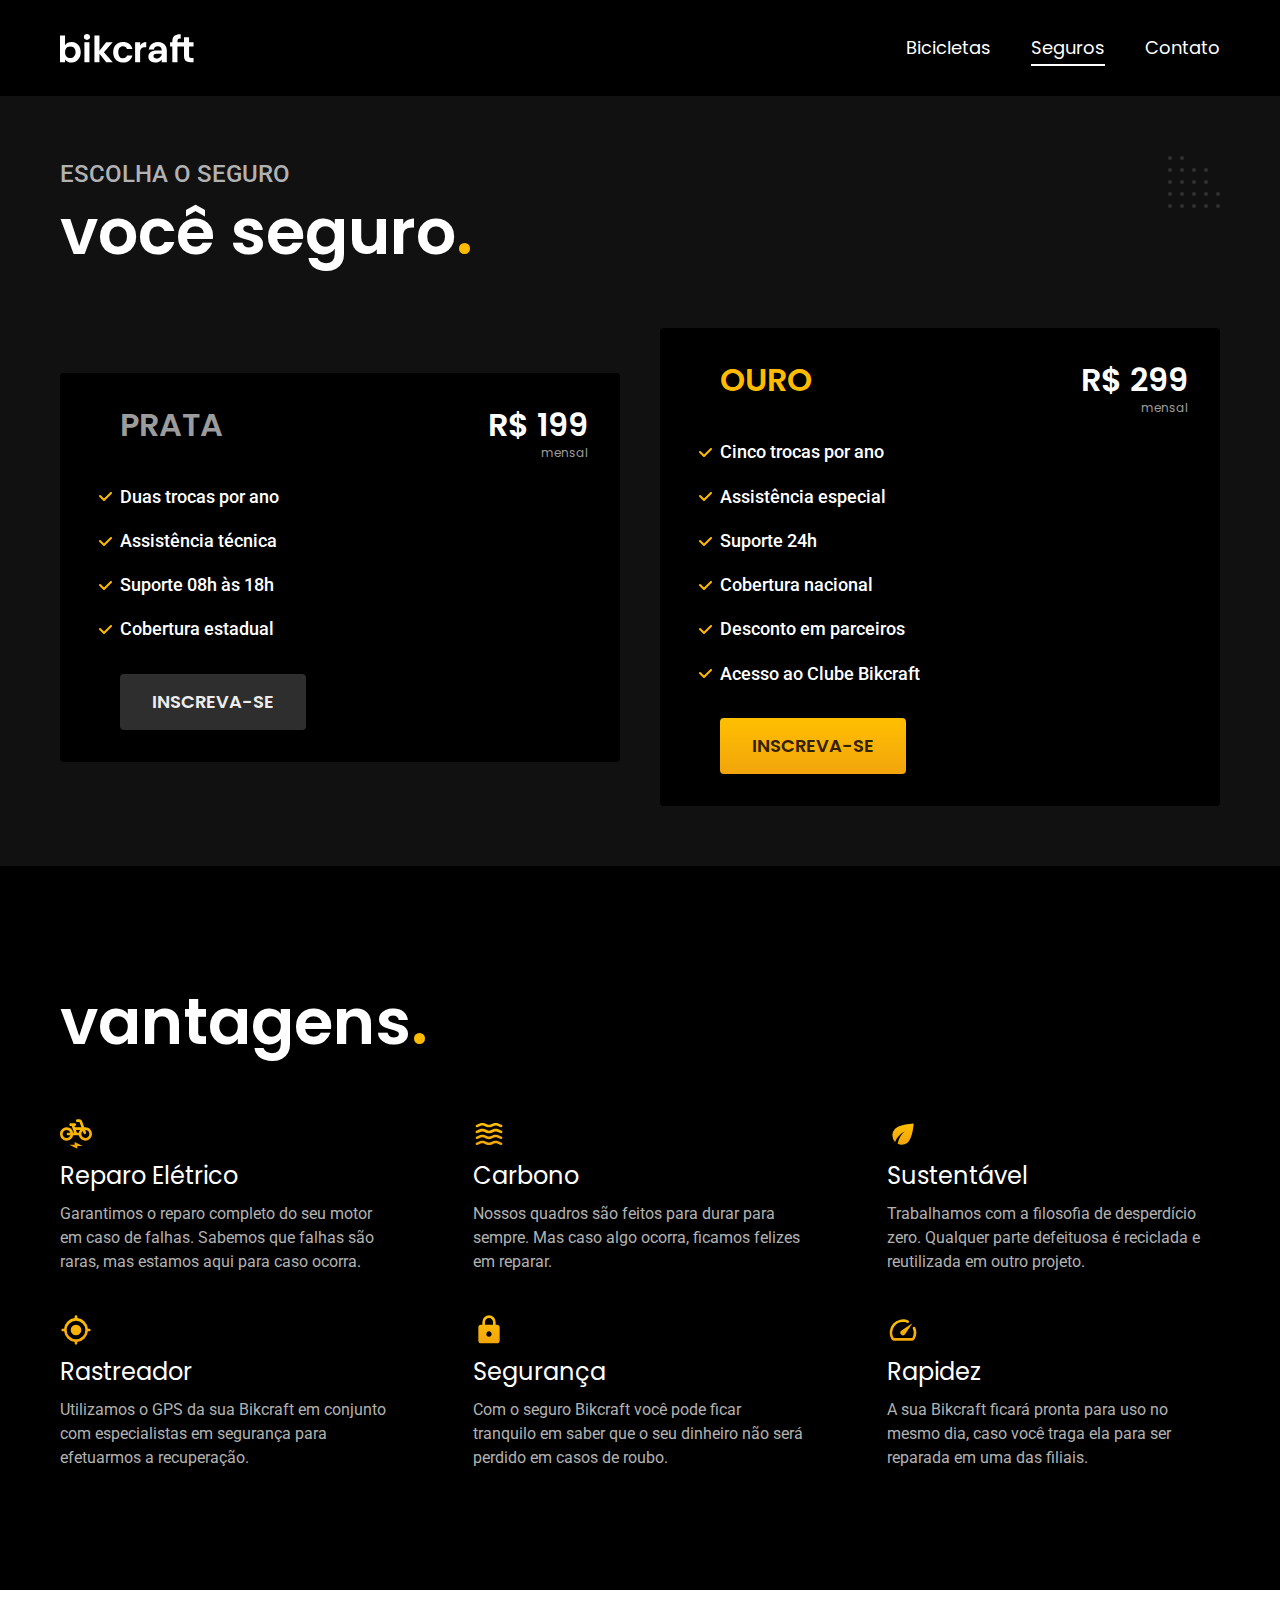
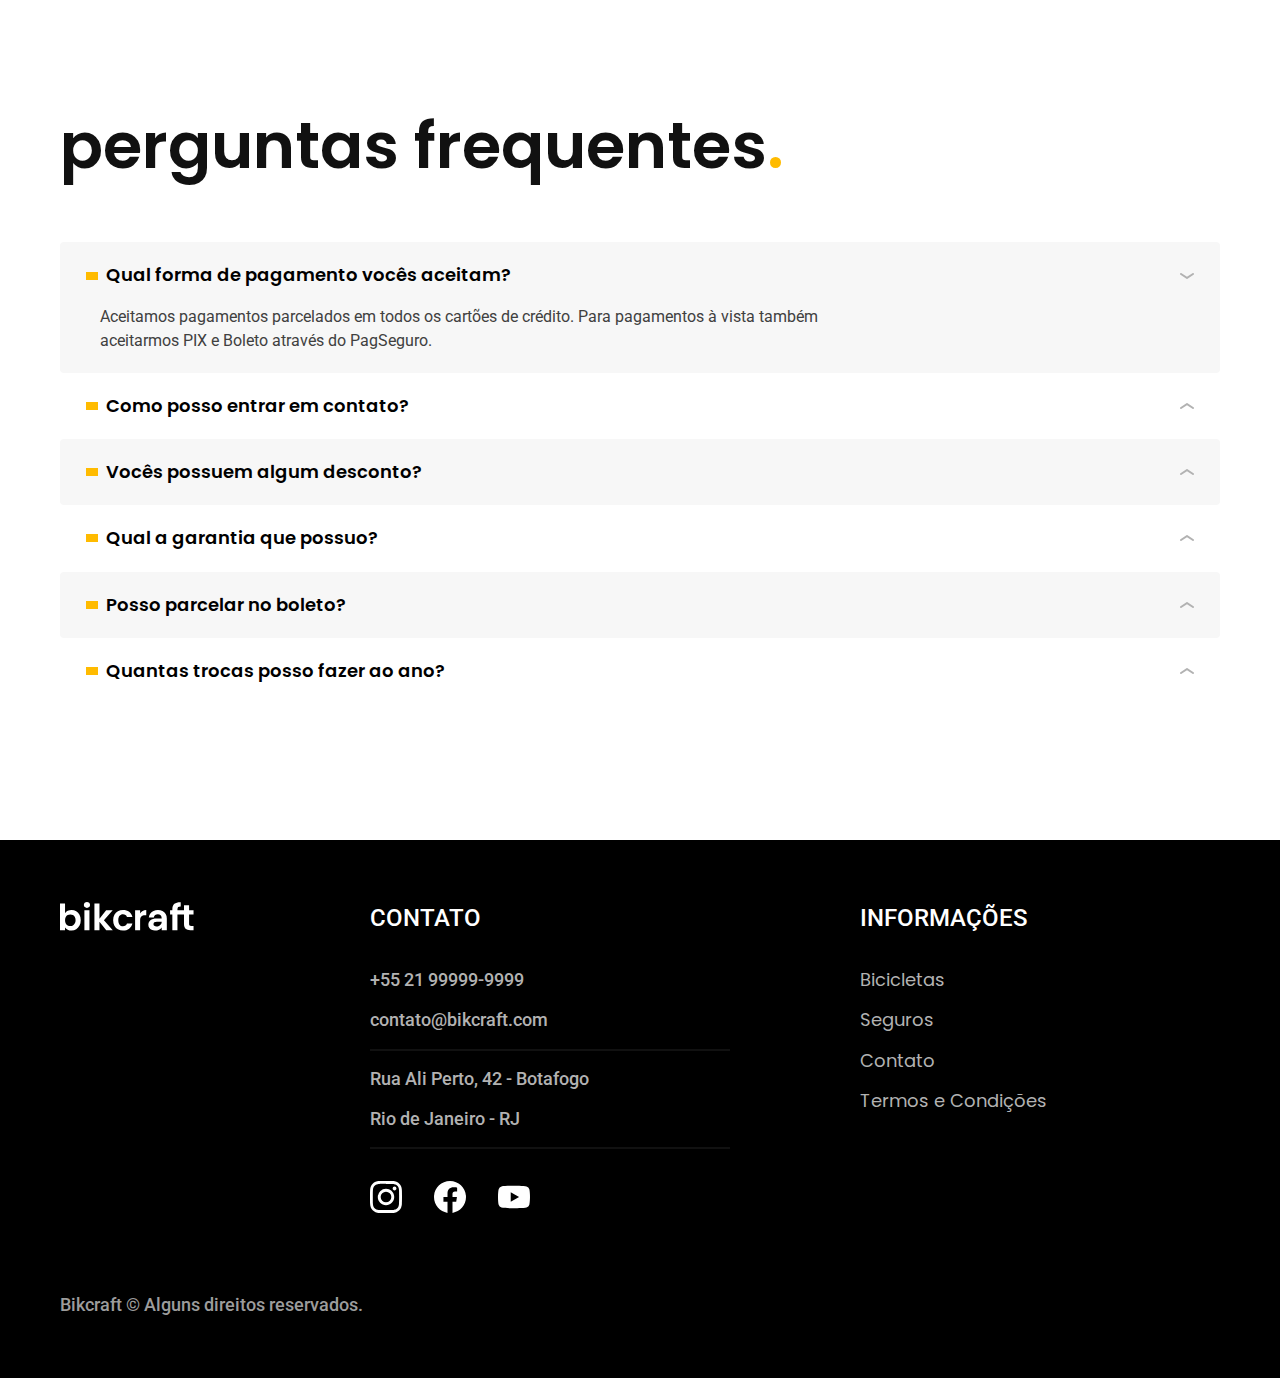
<file: seguros.html>
<!DOCTYPE html>
<html lang="pt-br">
<head>
    <meta charset="UTF-8">
    <meta http-equiv="X-UA-Compatible" content="IE=edge">
    <meta name="viewport" content="width=device-width, initial-scale=1.0">
    <title>Seguros | Bikcraft</title>
    <meta name="description" content="Seguros da Bikcraft.">

    <link rel="icon" href="img/icones/favicon.svg" type="image/svg+xml">
    <link rel="preload" href="./css/style.css" as="style">
    <link rel="stylesheet" href="./css/style.css">

    <script>document.documentElement.classList.add('js');</script>
</head>
<body id="seguros">
    <header class="header-bg">
        <div class="header container">
            <a href="./"><img src="img/bikcraft.svg" alt="Bikcraft"></a>
            <nav aria-label="primaria">
                <ul class="header-menu font-1-m cor-0">
                    <li><a href="./bicicletas.html">Bicicletas</a></li>
                    <li><a href="./seguros.html">Seguros</a></li>
                    <li><a href="./contato.html">Contato</a></li>
                </ul>
            </nav>
        </div>
    </header>

    <main class="seguros-bg">
        <div class="titulo-bg">
            <div class="titulo container">
                <p class="font-2-lb cor-5">Escolha o seguro</p>
                <h1 class="font-1-xxl cor-0">você seguro<span class="cor-p1">.</span></h1>
            </div>
        </div>

        <div class="seguros container">
            <div class="seguros-item fadeInLeft" data-anime="200">
                <h3 class="font-1-xl cor-6">PRATA</h3>
                <span class="font-1-xl cor-0">R$ 199 <span class="font-1-xs cor-6">mensal</span></span>
                <ul class="font-2-m cor-0">
                    <li>Duas trocas por ano</li>
                    <li>Assistência técnica</li>
                    <li>Suporte 08h às 18h</li>
                    <li>Cobertura estadual</li>
                </ul>
                <a class="botao secundario" href="./orcamento.html?tipo=seguro&produto=prata">Inscreva-se</a>
            </div>
            <div class="seguros-item fadeInRight" data-anime="400">
                <h3 class="font-1-xl cor-p1">OURO</h3>
                <span class="font-1-xl cor-0">R$ 299 <span class="font-1-xs cor-6">mensal</span></span>
                <ul class="font-2-m cor-0">
                    <li>Cinco trocas por ano</li>
                    <li>Assistência especial</li>
                    <li>Suporte 24h</li>
                    <li>Cobertura nacional</li>
                    <li>Desconto em parceiros</li>
                    <li>Acesso ao Clube Bikcraft</li>
                </ul>
                <a class="botao" href="./orcamento.html?tipo=seguro&produto=ouro">Inscreva-se</a>
            </div>
        </div>
    </main>

    <article class="vantagens-bg">
        <div class="vantagens container">
            <h2 class="font-1-xxl cor-0">vantagens<span class="cor-p1">.</span></h2>
            <ul>
                <li>
                    <img src="./img/icones/eletrica.svg" alt="">
                    <h3 class="font-1-l cor-0">Reparo Elétrico</h3>
                    <p class="font-2-s cor-5">Garantimos o reparo completo do seu motor em caso de falhas. Sabemos que falhas são raras, mas estamos aqui para caso ocorra.</p>
                </li>
                <li>
                    <img src="./img/icones/carbono.svg" alt="">
                    <h3 class="font-1-l cor-0">Carbono</h3>
                    <p class="font-2-s cor-5">Nossos quadros são feitos para durar para sempre. Mas caso algo ocorra, ficamos felizes em reparar.</p>
                </li>
                <li>
                    <img src="./img/icones/sustentavel.svg" alt="">
                    <h3 class="font-1-l cor-0">Sustentável</h3>
                    <p class="font-2-s cor-5">Trabalhamos com a filosofia de desperdício zero. Qualquer parte defeituosa é reciclada e reutilizada em outro projeto.</p>
                </li>
                <li>
                    <img src="./img/icones/rastreador.svg" alt="">
                    <h3 class="font-1-l cor-0">Rastreador</h3>
                    <p class="font-2-s cor-5">Utilizamos o GPS da sua Bikcraft em conjunto com especialistas em segurança para efetuarmos a recuperação.</p>
                </li>
                <li>
                    <img src="./img/icones/seguro.svg" alt="">
                    <h3 class="font-1-l cor-0">Segurança</h3>
                    <p class="font-2-s cor-5">Com o seguro Bikcraft você pode ficar tranquilo em saber que o seu dinheiro não será perdido em casos de roubo.</p>
                </li>
                <li>
                    <img src="./img/icones/velocidade.svg" alt="">
                    <h3 class="font-1-l cor-0">Rapidez</h3>
                    <p class="font-2-s cor-5">A sua Bikcraft ficará pronta para uso no mesmo dia, caso você traga ela para ser reparada em uma das filiais.</p>
                </li>
            </ul>
        </div>
    </article>

    <article class="perguntas container">
        <h2 class="font-1-xxl">perguntas frequentes<span class="cor-p1">.</span></h2>

        <dl>    <!-- modelo para FAQ -->
            <div>
                <dt><button class="font-1-mb" aria-controls="pergunta1" aria-expanded="true">Qual forma de pagamento vocês aceitam?</button></dt>
                <dd id="pergunta1" class="font-2-s cor-9 ativa">Aceitamos pagamentos parcelados em todos os cartões de crédito. Para pagamentos à vista também aceitarmos PIX e Boleto através do PagSeguro.</dd>
            </div>
            <div>
                <dt><button class="font-1-mb" aria-controls="pergunta2" aria-expanded="false">Como posso entrar em contato?</button></dt>
                <dd id="pergunta2" class="font-2-s cor-9">Aceitamos pagamentos parcelados em todos os cartões de crédito. Para pagamentos à vista também aceitarmos PIX e Boleto através do PagSeguro.</dd>
            </div>
            <div>
                <dt><button class="font-1-mb" aria-controls="pergunta3" aria-expanded="false">Vocês possuem algum desconto?</button></dt>
                <dd id="pergunta3" class="font-2-s cor-9">Aceitamos pagamentos parcelados em todos os cartões de crédito. Para pagamentos à vista também aceitarmos PIX e Boleto através do PagSeguro.</dd>
            </div>
            <div>
                <dt><button class="font-1-mb" aria-controls="pergunta4" aria-expanded="false">Qual a garantia que possuo?</button></dt>
                <dd id="pergunta4" class="font-2-s cor-9">Aceitamos pagamentos parcelados em todos os cartões de crédito. Para pagamentos à vista também aceitarmos PIX e Boleto através do PagSeguro.</dd>
            </div>
            <div>
                <dt><button class="font-1-mb" aria-controls="pergunta5" aria-expanded="false">Posso parcelar no boleto?</button></dt>
                <dd id="pergunta5" class="font-2-s cor-9">Aceitamos pagamentos parcelados em todos os cartões de crédito. Para pagamentos à vista também aceitarmos PIX e Boleto através do PagSeguro.</dd>
            </div>
            <div>
                <dt><button class="font-1-mb" aria-controls="pergunta6" aria-expanded="false">Quantas trocas posso fazer ao ano?</button></dt>
                <dd id="pergunta6" class="font-2-s cor-9">Aceitamos pagamentos parcelados em todos os cartões de crédito. Para pagamentos à vista também aceitarmos PIX e Boleto através do PagSeguro.</dd>
            </div>
        </dl>
    </article>

    <footer class="footer-bg">
        <div class="footer container">
            <img src="./img/bikcraft.svg" alt="Bikcraft">
            <div class="footer-contato">
                <h3 class="font-2-lb cor-0">Contato</h3>
                <ul class="font-2-m cor-5">
                    <li><a href="tel:+5521999999999">+55 21 99999-9999</a></li>
                    <li><a href="mailto:contato@bikcraft.com">contato@bikcraft.com</a></li>
                    <li>Rua Ali Perto, 42 - Botafogo</li>
                    <li>Rio de Janeiro - RJ</li>
                </ul>
                <div class="footer-redes">
                    <a href="./">
                        <img src="./img/redes/instagram.svg" alt="Instagram">
                    </a>
                    <a href="./">
                        <img src="./img/redes/facebook.svg" alt="Facebook">
                    </a>
                    <a href="./">
                        <img src="./img/redes/youtube.svg" alt="YouTube">
                    </a>
                </div>
            </div>
            <div class="footer-informacoes">
                <h3 class="font-2-lb cor-0">Informações</h3>
                <nav>
                    <ul class="font-1-m cor-5">
                        <li><a href="./bicicletas.html">Bicicletas</a></li>
                        <li><a href="./seguros.html">Seguros</a></li>
                        <li><a href="./contato.html">Contato</a></li>
                        <li><a href="./termos.html">Termos e Condições</a></li>
                    </ul>
                </nav>
            </div>
            <p class="footer-copy font-2-m cor-6">Bikcraft © Alguns direitos reservados.</p>
        </div>
    </footer>

    <script src="js/plugins/simple-anime.js"></script>
    <script src="./js/script.js"></script>
</body>
</html>
</file>
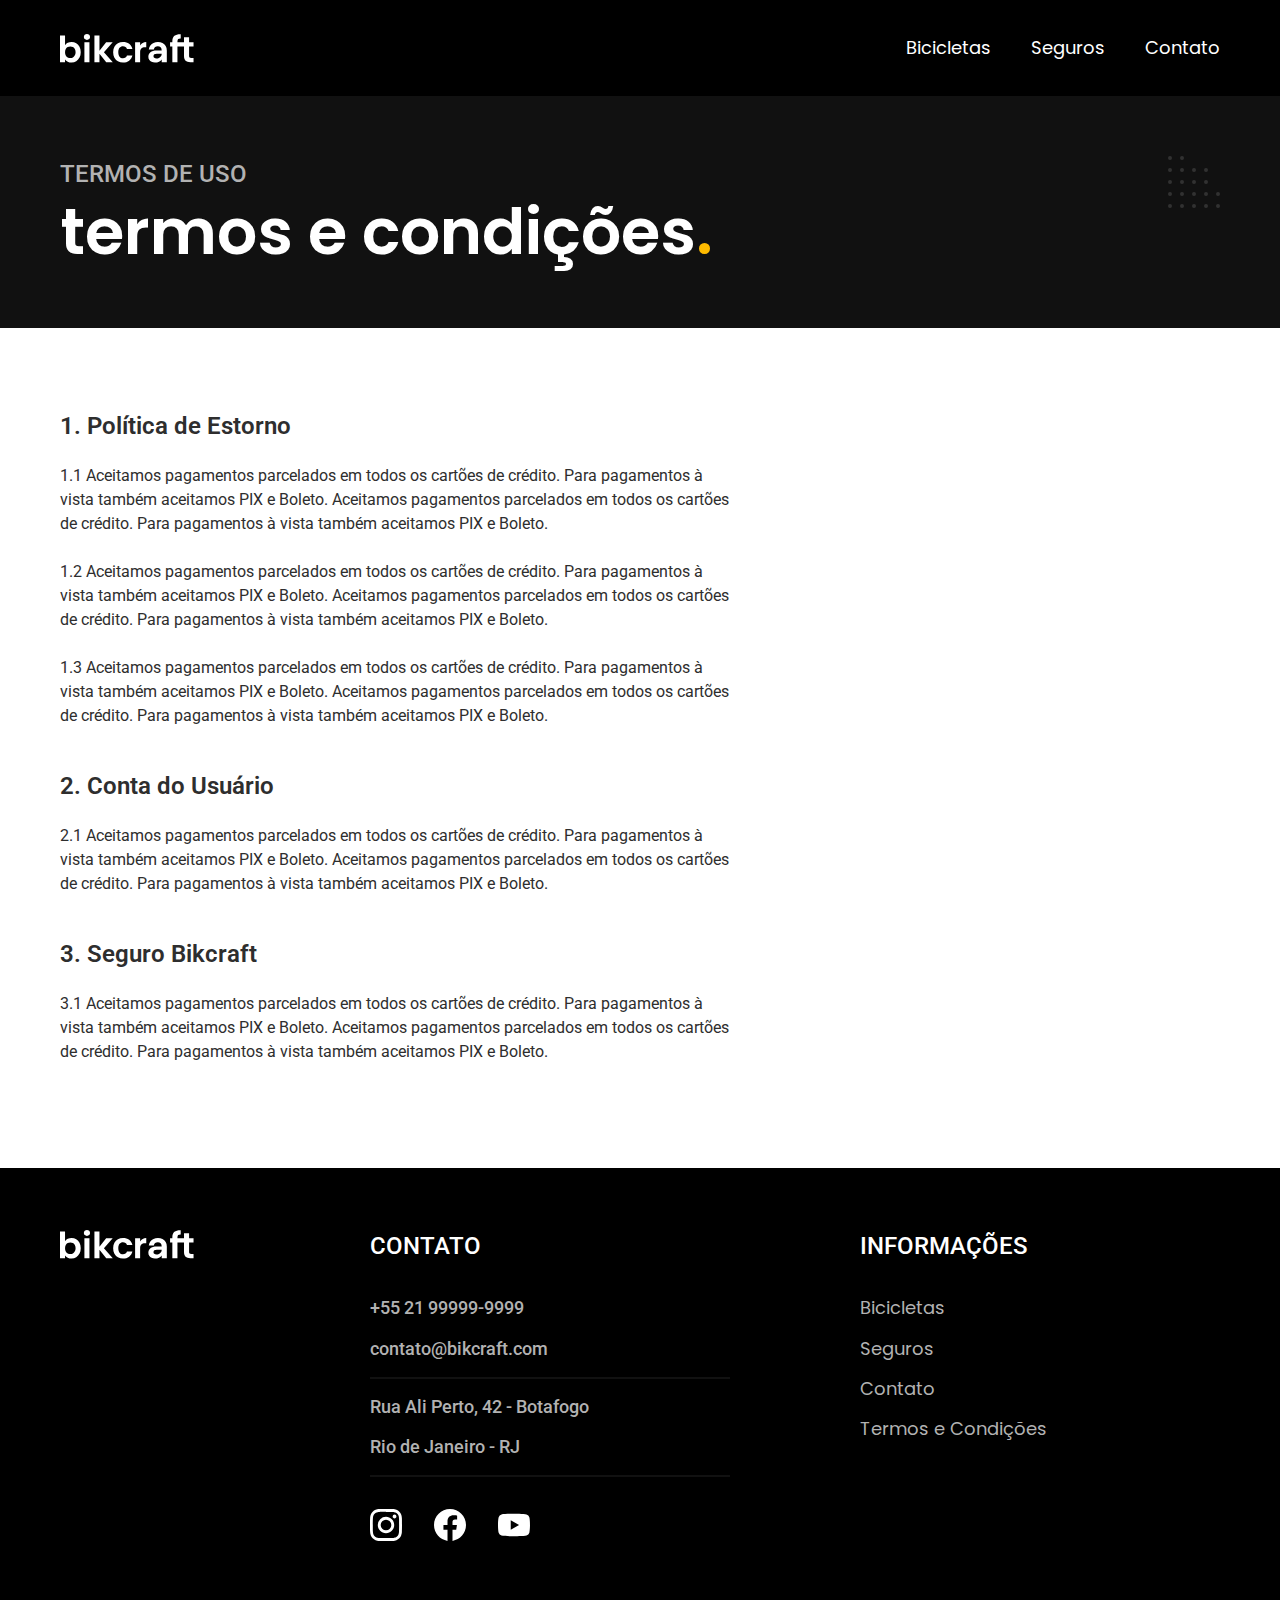
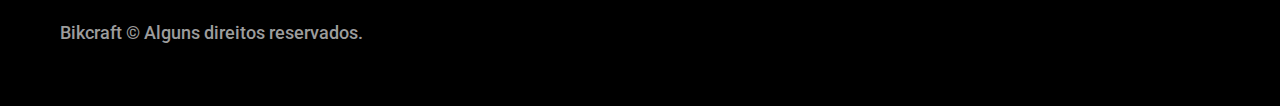
<file: termos.html>
<!DOCTYPE html>
<html lang="pt-br">
<head>
    <meta charset="UTF-8">
    <meta http-equiv="X-UA-Compatible" content="IE=edge">
    <meta name="viewport" content="width=device-width, initial-scale=1.0">
    <title>Termos e Condições | Bikcraft</title>
    <meta name="description" content="Termos e condições da Bikcraft.">

    <link rel="icon" href="img/icones/favicon.svg" type="image/svg+xml">
    <link rel="preload" href="./css/style.css" as="style">
    <link rel="stylesheet" href="./css/style.css">
    
    <script>document.documentElement.classList.add('js');</script>
</head>
<body id="termos">
    <header class="header-bg">
        <div class="header container">
            <a href="./"><img src="img/bikcraft.svg" alt="Bikcraft"></a>
            <nav aria-label="primaria">
                <ul class="header-menu font-1-m cor-0">
                    <li><a href="./bicicletas.html">Bicicletas</a></li>
                    <li><a href="./seguros.html">Seguros</a></li>
                    <li><a href="./contato.html">Contato</a></li>
                </ul>
            </nav>
        </div>
    </header>

    <main>
        <div class="titulo-bg">
            <div class="titulo container">
                <p class="font-2-lb cor-5">Termos de uso</p>
                <h1 class="font-1-xxl cor-0">termos e condições<span class="cor-p1">.</span></h1>
            </div>
        </div>
        <div class="termos font-2-s cor-10 container">
            <h2>1. Política de Estorno</h2>
            <p>1.1 Aceitamos pagamentos parcelados em todos os cartões de crédito. Para pagamentos à vista também aceitamos PIX e Boleto. Aceitamos pagamentos parcelados em todos os cartões de crédito. Para pagamentos à vista também aceitamos PIX e Boleto.</p>
            <p>1.2 Aceitamos pagamentos parcelados em todos os cartões de crédito. Para pagamentos à vista também aceitamos PIX e Boleto. Aceitamos pagamentos parcelados em todos os cartões de crédito. Para pagamentos à vista também aceitamos PIX e Boleto.</p>
            <p>1.3 Aceitamos pagamentos parcelados em todos os cartões de crédito. Para pagamentos à vista também aceitamos PIX e Boleto. Aceitamos pagamentos parcelados em todos os cartões de crédito. Para pagamentos à vista também aceitamos PIX e Boleto.</p>
            <h2>2. Conta do Usuário</h2>
            <p>2.1 Aceitamos pagamentos parcelados em todos os cartões de crédito. Para pagamentos à vista também aceitamos PIX e Boleto. Aceitamos pagamentos parcelados em todos os cartões de crédito. Para pagamentos à vista também aceitamos PIX e Boleto.</p>
            <h2>3. Seguro Bikcraft</h2>
            <p>3.1 Aceitamos pagamentos parcelados em todos os cartões de crédito. Para pagamentos à vista também aceitamos PIX e Boleto. Aceitamos pagamentos parcelados em todos os cartões de crédito. Para pagamentos à vista também aceitamos PIX e Boleto.</p>
        </div>
    </main>


    <footer class="footer-bg">
        <div class="footer container">
            <img src="./img/bikcraft.svg" alt="Bikcraft">
            <div class="footer-contato">
                <h3 class="font-2-lb cor-0">Contato</h3>
                <ul class="font-2-m cor-5">
                    <li><a href="tel:+5521999999999">+55 21 99999-9999</a></li>
                    <li><a href="mailto:contato@bikcraft.com">contato@bikcraft.com</a></li>
                    <li>Rua Ali Perto, 42 - Botafogo</li>
                    <li>Rio de Janeiro - RJ</li>
                </ul>
                <div class="footer-redes">
                    <a href="./">
                        <img src="./img/redes/instagram.svg" alt="Instagram">
                    </a>
                    <a href="./">
                        <img src="./img/redes/facebook.svg" alt="Facebook">
                    </a>
                    <a href="./">
                        <img src="./img/redes/youtube.svg" alt="YouTube">
                    </a>
                </div>
            </div>
            <div class="footer-informacoes">
                <h3 class="font-2-lb cor-0">Informações</h3>
                <nav>
                    <ul class="font-1-m cor-5">
                        <li><a href="./bicicletas.html">Bicicletas</a></li>
                        <li><a href="./seguros.html">Seguros</a></li>
                        <li><a href="./contato.html">Contato</a></li>
                        <li><a href="./termos.html">Termos e Condições</a></li>
                    </ul>
                </nav>
            </div>
            <p class="footer-copy font-2-m cor-6">Bikcraft © Alguns direitos reservados.</p>
        </div>
    </footer>

    <script src="./js/script.js"></script>
</body>
</html>
</file>
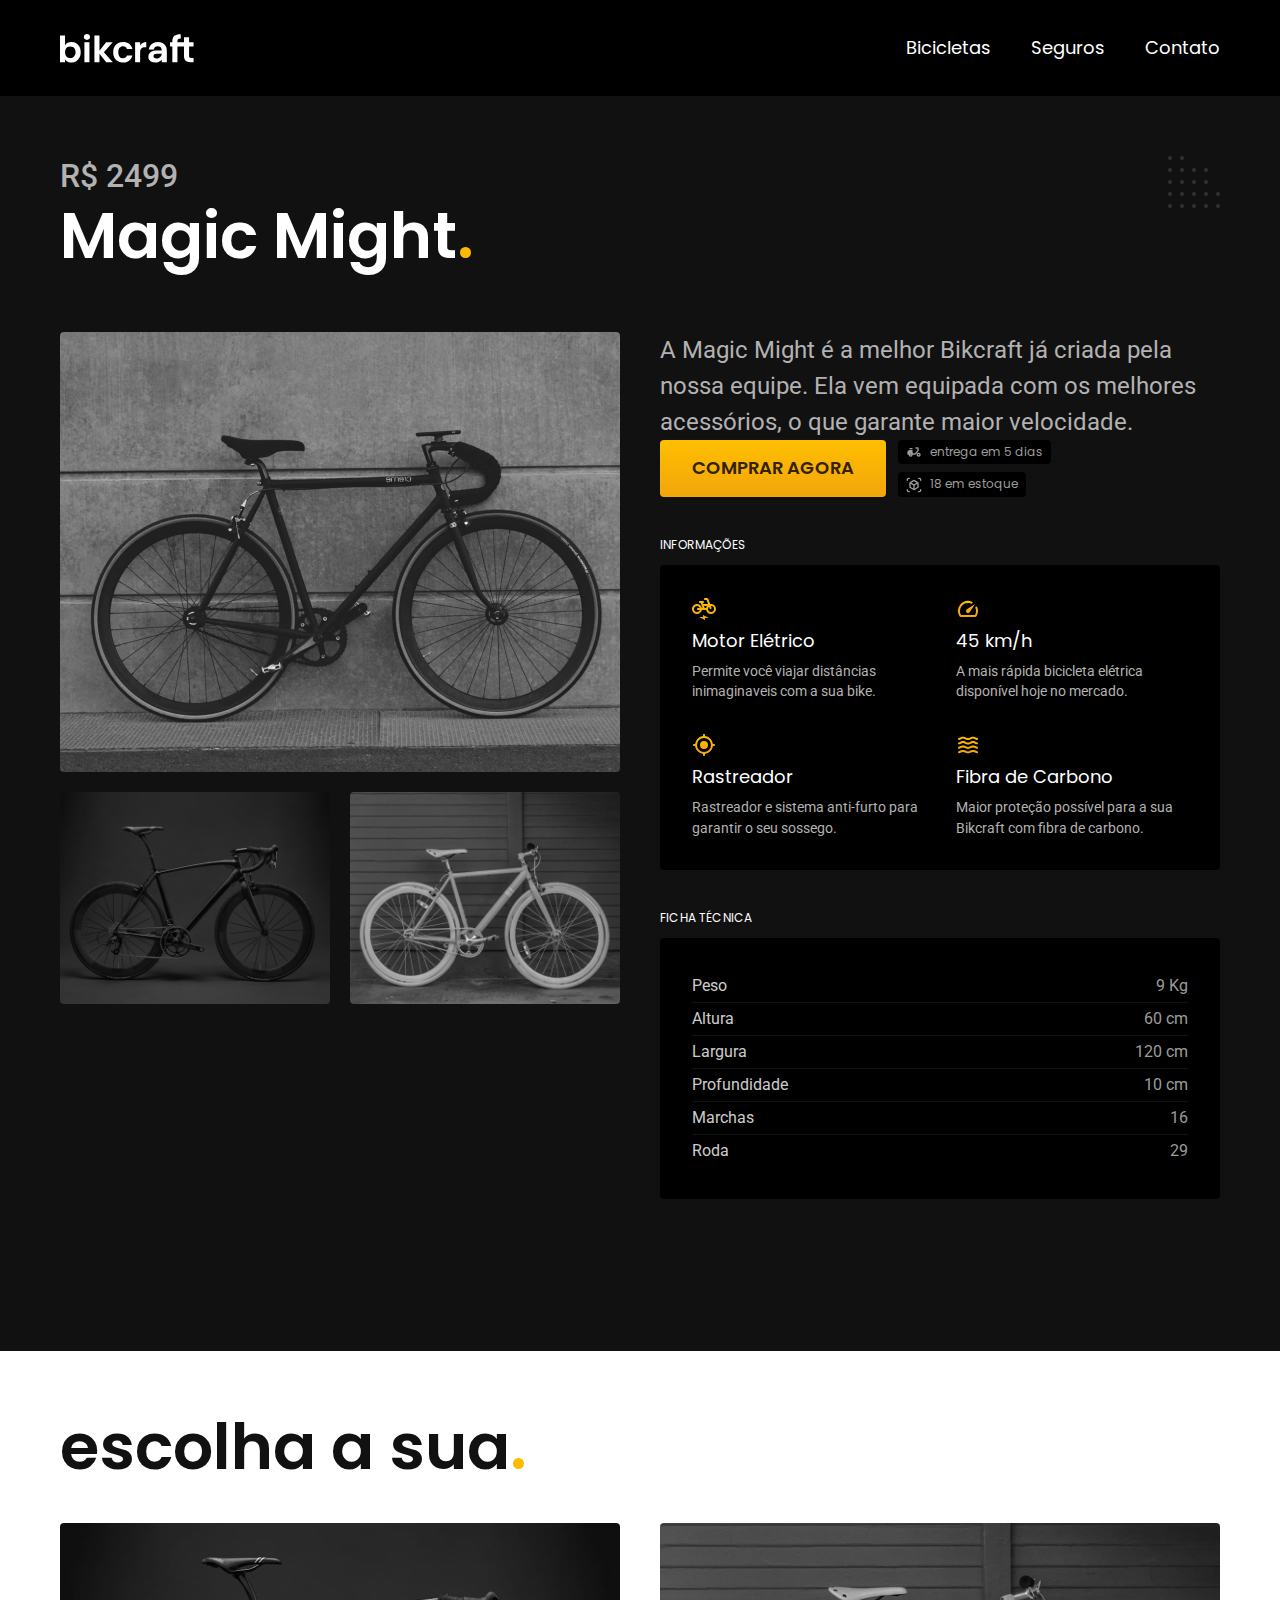
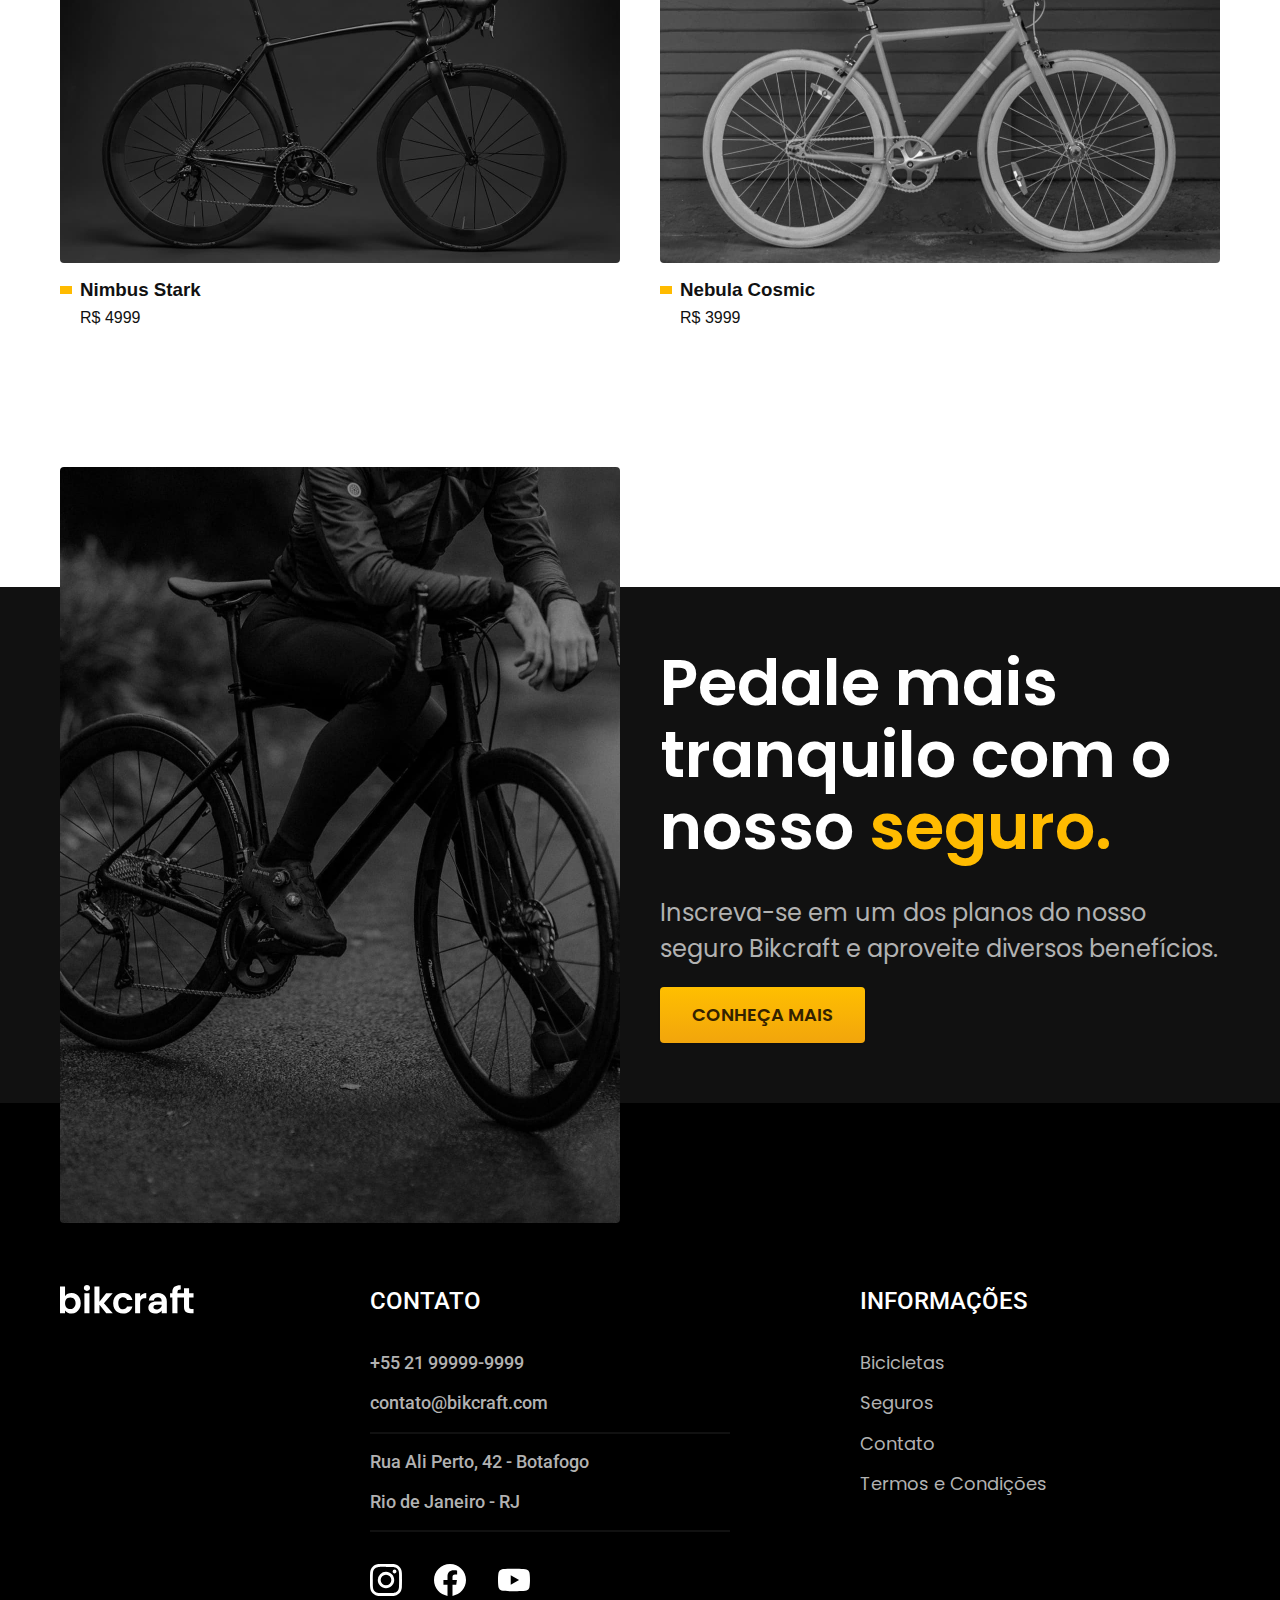
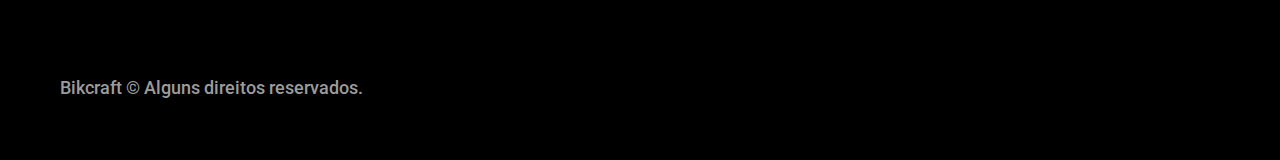
<file: bicicletas/magic.html>
<!DOCTYPE html>
<html lang="pt-br">

<head>
    <meta charset="UTF-8">
    <meta http-equiv="X-UA-Compatible" content="IE=edge">

    <meta name="viewport" content="width=device-width, initial-scale=1.0">
    <title>Magic | Bikcraft</title>
    <meta name="description" content="Modelo de bicicleta Magic Might da Bikcraft.">

    <link rel="icon" href="../img/icones/favicon.svg" type="image/svg+xml">
    <link rel="preload" href="../css/style.css" as="style">
    <link rel="stylesheet" href="../css/style.css">

    <script>document.documentElement.classList.add('js');</script>
</head>

<body id="bicicleta">

    <header class="header-bg">
        <div class="header container">
            <a href="../"><img src="../img/bikcraft.svg" alt="Bikcraft"></a>

            <nav aria-label="primaria">
                <ul class="header-menu font-1-m cor-0">
                    <li><a href="../bicicletas.html">Bicicletas</a></li>
                    <li><a href="../seguros.html">Seguros</a></li>
                    <li><a href="../contato.html">Contato</a></li>
                </ul>
            </nav>
        </div>

    </header>

    <main class="titulo-bg">
        <div>
            <div class="titulo container">
                <p class="font-2-xl cor-5">R$ 2499</p>
                <h1 class="font-1-xxl cor-0">Magic Might<span class="cor-p1">.</span></h1>
            </div>
        </div>
        <div class="bicicleta container">
            <div class="bicicleta-imagens">
                <img src="../img/bicicleta/nimbus2.jpg" alt="Bicicleta 1">
                <img src="../img/bicicleta/nimbus1.jpg" alt="Bicicleta 2">
                <img src="../img/bicicleta/nimbus3.jpg" alt="Bicicleta 3">
            </div>
            <div class="bicicleta-conteudo">
                <p class="font-2-l cor-5">A Magic Might é a melhor Bikcraft já criada pela nossa equipe. Ela vem equipada com os melhores acessórios, o que garante maior velocidade.</p>
                <div class="bicicleta-comprar">
                    <a class="botao" href="../orcamento.html?tipo=bikcraft&produto=magic">Comprar Agora</a>
                    <span class="font-1-xs cor-6"><img src="..//img/icones/entrega.svg" alt="">entrega em 5 dias</span>
                    <span class="font-1-xs cor-6"><img src="..//img/icones/estoque.svg" alt="">18 em estoque</span>
                </div>

                <h2 class="font-1-xs cor-0">Informações</h2>
                <ul class="bicicleta-informacoes">
                    <li>
                        <img src="../img/icones/eletrica.svg" alt="">
                        <h3 class="font-1-m cor-0">Motor Elétrico</h3>
                        <p class="font-2-xs cor-5">Permite você viajar distâncias inimaginaveis com a sua bike.</p>
                    </li>
                    <li>
                        <img src="../img/icones/velocidade.svg" alt="">
                        <h3 class="font-1-m cor-0">45 km/h</h3>
                        <p class="font-2-xs cor-5">A mais rápida bicicleta elétrica disponível hoje no mercado.</p>
                    </li>
                    <li>
                        <img src="../img/icones/rastreador.svg" alt="">
                        <h3 class="font-1-m cor-0">Rastreador</h3>
                        <p class="font-2-xs cor-5">Rastreador e sistema anti-furto para garantir o seu sossego.</p>
                    </li>
                    <li>
                        <img src="../img/icones/carbono.svg" alt="">
                        <h3 class="font-1-m cor-0">Fibra de Carbono</h3>
                        <p class="font-2-xs cor-5">Maior proteção possível para a sua Bikcraft com fibra de carbono.</p>
                    </li>
                </ul>
                <h2 class="font-1-xs cor-0">Ficha Técnica</h2>
                <ul class="bicicleta-ficha font-2-s cor-4">
                    <li>Peso <span>9 Kg</span></li>
                    <li>Altura <span>60 cm</span></li>
                    <li>Largura <span>120 cm</span></li>
                    <li>Profundidade <span>10 cm</span></li>
                    <li>Marchas <span>16</span></li>
                    <li>Roda <span>29</span></li>
                </ul>
            </div>
        </div>
    </main>

    <article class="bicicletas-lista container">
        <h2 class="font-1-xxl">escolha a sua<span class="cor-p1">.</span></h2>

        <ul>
            <li>
                <a href="./nimbus.html">
                    <img src="../img/bicicletas/nimbus.jpg" alt="Bicicleta preta">
                    <h3>Nimbus Stark</h3>
                    <span>R$ 4999</span>
                </a>
            </li>
            <li>
                <a href="./nebula.html">
                    <img src="../img/bicicletas/nebula.jpg" alt="Bicicleta branca">
                    <h3>Nebula Cosmic</h3>
                    <span>R$ 3999</span>
                </a>
            </li>
        </ul>
    </article>

    <article class="seguro-bg">
        <div class="seguro container">
            <div class="seguro-imagem">
                <img src="../img/fotos/seguros.jpg" alt="Pessoa parada em cima de uma bicicleta.">
            </div>
            <div class="seguro-conteudo">
                <h2 class="font-1-xxl cor-0">Pedale mais tranquilo com o nosso <span class="cor-p1">seguro.</span></h2>
                <p class="font-1-l cor-5">Inscreva-se em um dos planos do nosso seguro Bikcraft e aproveite diversos benefícios.</p>
                <a class="botao" href="../seguros.html">Conheça Mais</a>
            </div>
        </div>
    </article>

    <footer class="footer-bg">
        <div class="footer container">
            <img src="../img/bikcraft.svg" alt="Bikcraft">
            <div class="footer-contato">
                <h3 class="font-2-lb cor-0">Contato</h3>
                <ul class="font-2-m cor-5">
                    <li><a href="tel:+5521999999999">+55 21 99999-9999</a></li>
                    <li><a href="mailto:contato@bikcraft.com">contato@bikcraft.com</a></li>
                    <li>Rua Ali Perto, 42 - Botafogo</li>
                    <li>Rio de Janeiro - RJ</li>
                </ul>
                <div class="footer-redes">
                    <a href="../">
                        <img src="../img/redes/instagram.svg" alt="Instagram">
                    </a>
                    <a href="../">
                        <img src="../img/redes/facebook.svg" alt="Facebook">
                    </a>
                    <a href="../">
                        <img src="../img/redes/youtube.svg" alt="YouTube">
                    </a>
                </div>
            </div>
            <div class="footer-informacoes">
                <h3 class="font-2-lb cor-0">Informações</h3>
                <nav>
                    <ul class="font-1-m cor-5">
                        <li><a href="../bicicletas.html">Bicicletas</a></li>
                        <li><a href="../seguros.html">Seguros</a></li>
                        <li><a href="../contato.html">Contato</a></li>
                        <li><a href="../termos.html">Termos e Condições</a></li>
                    </ul>
                </nav>
            </div>
            <p class="footer-copy font-2-m cor-6">Bikcraft © Alguns direitos reservados.</p>
        </div>
    </footer>

    <script src="../js/script.js"></script>
</body>
</html>
</file>
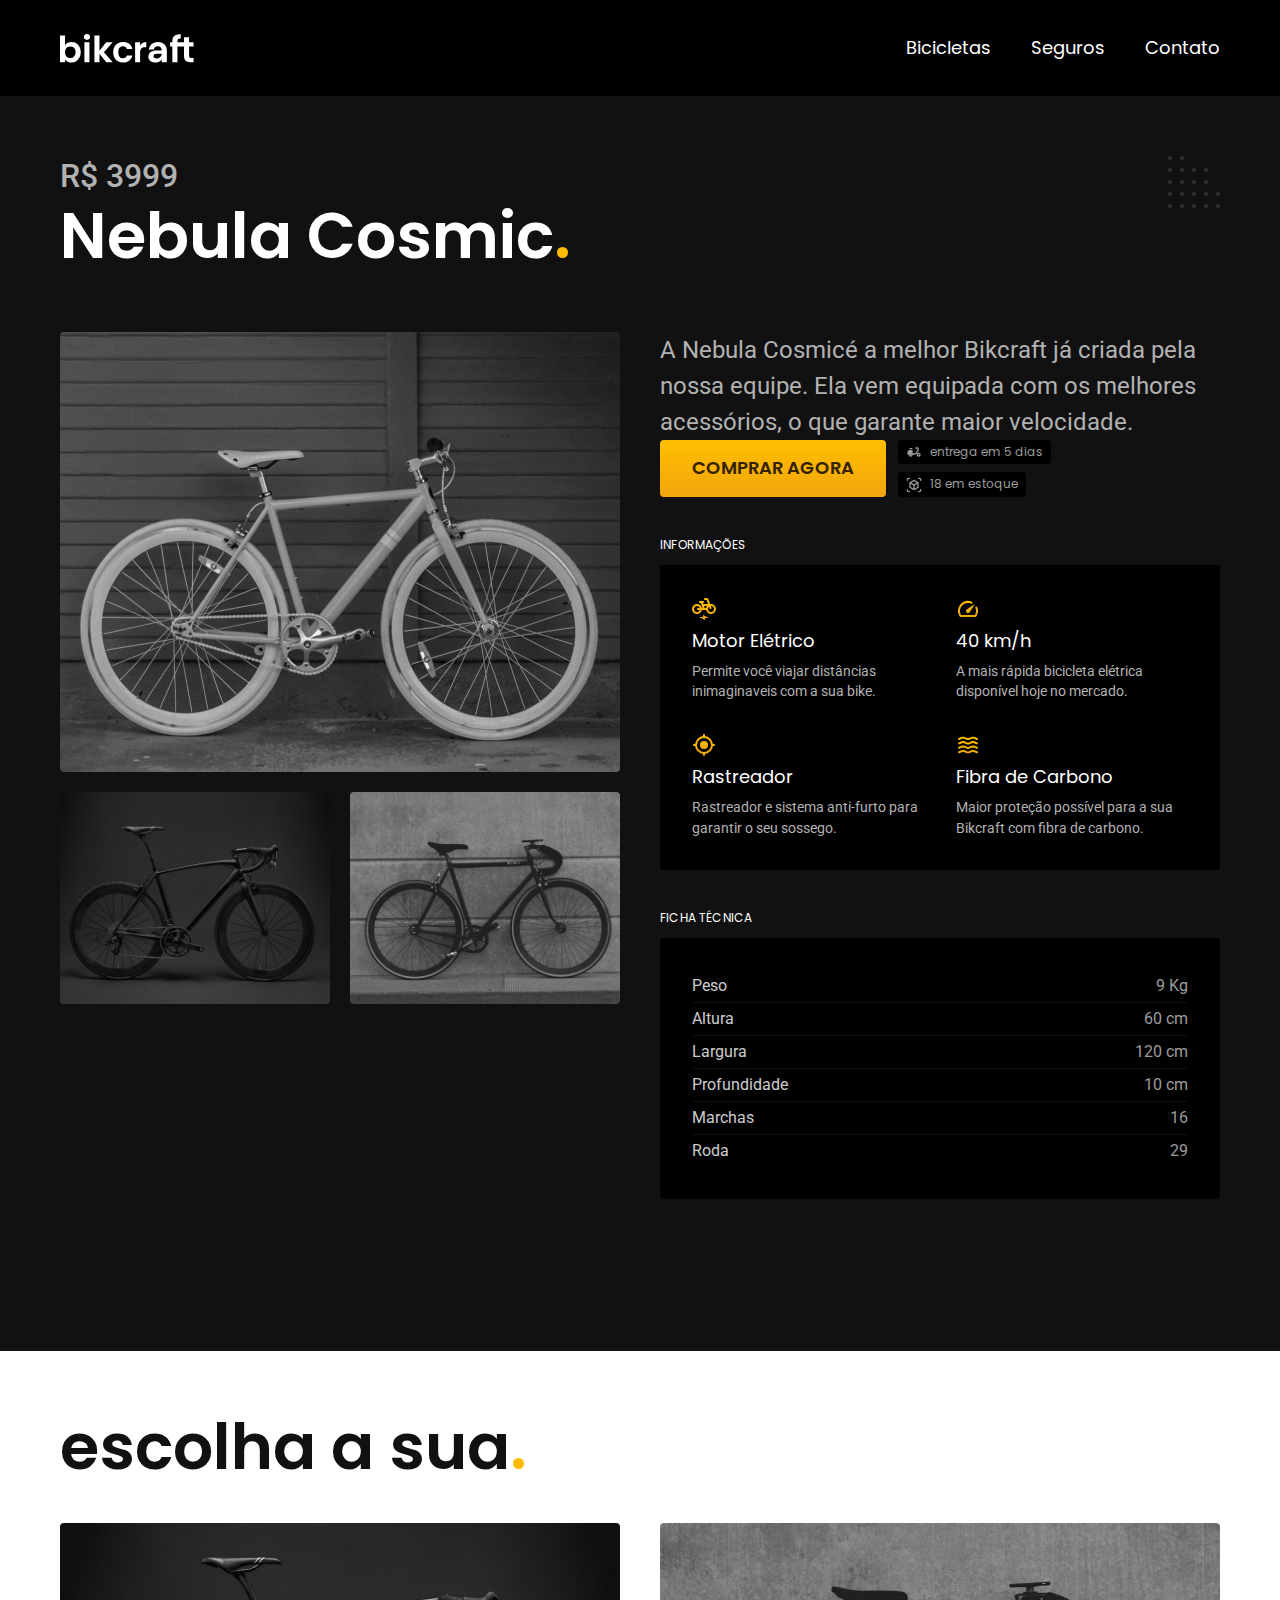
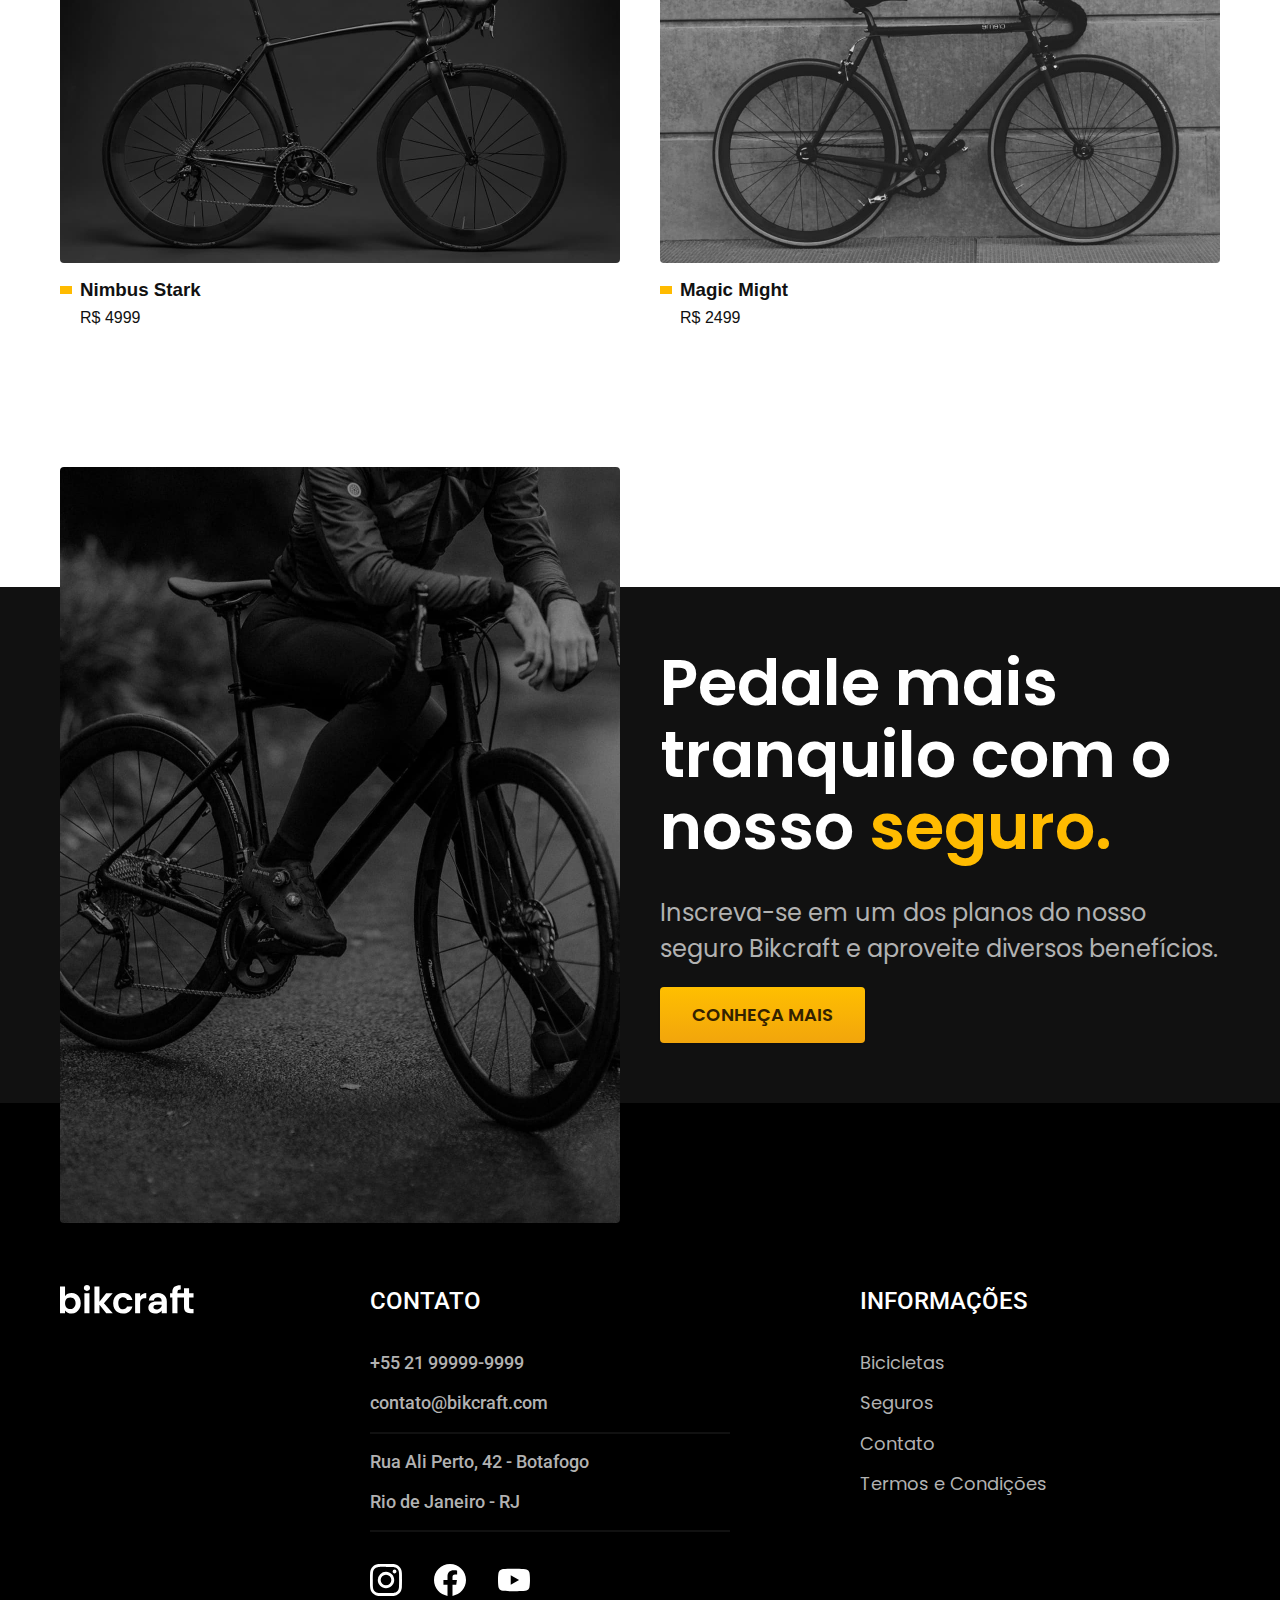
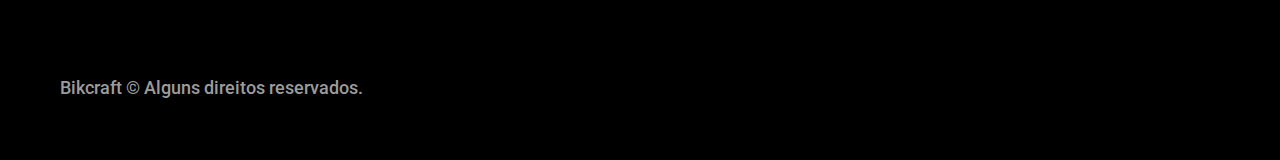
<file: bicicletas/nebula.html>
<!DOCTYPE html>
<html lang="pt-br">

<head>
    <meta charset="UTF-8">
    <meta http-equiv="X-UA-Compatible" content="IE=edge">

    <meta name="viewport" content="width=device-width, initial-scale=1.0">
    <title>Nebula | Bikcraft</title>
    <meta name="description" content="Modelo de bicicleta Nebula Cosmic da Bikcraft.">

    <link rel="icon" href="../img/icones/favicon.svg" type="image/svg+xml">
    <link rel="preload" href="../css/style.css" as="style">
    <link rel="stylesheet" href="../css/style.css">

    <script>document.documentElement.classList.add('js');</script>
</head>

<body id="bicicleta">

    <header class="header-bg">
        <div class="header container">
            <a href="../"><img src="../img/bikcraft.svg" alt="Bikcraft"></a>

            <nav aria-label="primaria">
                <ul class="header-menu font-1-m cor-0">
                    <li><a href="../bicicletas.html">Bicicletas</a></li>
                    <li><a href="../seguros.html">Seguros</a></li>
                    <li><a href="../contato.html">Contato</a></li>
                </ul>
            </nav>
        </div>

    </header>

    <main class="titulo-bg">
        <div>
            <div class="titulo container">
                <p class="font-2-xl cor-5">R$ 3999</p>
                <h1 class="font-1-xxl cor-0">Nebula Cosmic<span class="cor-p1">.</span></h1>
            </div>
        </div>
        <div class="bicicleta container">
            <div class="bicicleta-imagens">
                <img src="../img/bicicleta/nimbus3.jpg" alt="Bicicleta 1">
                <img src="../img/bicicleta/nimbus1.jpg" alt="Bicicleta 2">
                <img src="../img/bicicleta/nimbus2.jpg" alt="Bicicleta 3">
            </div>
            <div class="bicicleta-conteudo">
                <p class="font-2-l cor-5">A Nebula Cosmicé a melhor Bikcraft já criada pela nossa equipe. Ela vem equipada com os melhores acessórios, o que garante maior velocidade.</p>
                <div class="bicicleta-comprar">
                    <a class="botao" href="../orcamento.html?tipo=bikcraft&produto=nebula">Comprar Agora</a>
                    <span class="font-1-xs cor-6"><img src="..//img/icones/entrega.svg" alt="">entrega em 5 dias</span>
                    <span class="font-1-xs cor-6"><img src="..//img/icones/estoque.svg" alt="">18 em estoque</span>
                </div>

                <h2 class="font-1-xs cor-0">Informações</h2>
                <ul class="bicicleta-informacoes">
                    <li>
                        <img src="../img/icones/eletrica.svg" alt="">
                        <h3 class="font-1-m cor-0">Motor Elétrico</h3>
                        <p class="font-2-xs cor-5">Permite você viajar distâncias inimaginaveis com a sua bike.</p>
                    </li>
                    <li>
                        <img src="../img/icones/velocidade.svg" alt="">
                        <h3 class="font-1-m cor-0">40 km/h</h3>
                        <p class="font-2-xs cor-5">A mais rápida bicicleta elétrica disponível hoje no mercado.</p>
                    </li>
                    <li>
                        <img src="../img/icones/rastreador.svg" alt="">
                        <h3 class="font-1-m cor-0">Rastreador</h3>
                        <p class="font-2-xs cor-5">Rastreador e sistema anti-furto para garantir o seu sossego.</p>
                    </li>
                    <li>
                        <img src="../img/icones/carbono.svg" alt="">
                        <h3 class="font-1-m cor-0">Fibra de Carbono</h3>
                        <p class="font-2-xs cor-5">Maior proteção possível para a sua Bikcraft com fibra de carbono.</p>
                    </li>
                </ul>
                <h2 class="font-1-xs cor-0">Ficha Técnica</h2>
                <ul class="bicicleta-ficha font-2-s cor-4">
                    <li>Peso <span>9 Kg</span></li>
                    <li>Altura <span>60 cm</span></li>
                    <li>Largura <span>120 cm</span></li>
                    <li>Profundidade <span>10 cm</span></li>
                    <li>Marchas <span>16</span></li>
                    <li>Roda <span>29</span></li>
                </ul>
            </div>
        </div>
    </main>

    <article class="bicicletas-lista container">
        <h2 class="font-1-xxl">escolha a sua<span class="cor-p1">.</span></h2>

        <ul>
            <li>
                <a href="./nimbus.html">
                    <img src="../img/bicicletas/nimbus.jpg" alt="Bicicleta preta">
                    <h3>Nimbus Stark</h3>
                    <span>R$ 4999</span>
                </a>
            </li>
            <li>
                <a href="./magic.html">
                    <img src="../img/bicicletas/magic.jpg" alt="Bicicleta preta">
                    <h3>Magic Might</h3>
                    <span>R$ 2499</span>
                </a>
            </li>
        </ul>
    </article>

    <article class="seguro-bg">
        <div class="seguro container">
            <div class="seguro-imagem">
                <img src="../img/fotos/seguros.jpg" alt="Pessoa parada em cima de uma bicicleta.">
            </div>
            <div class="seguro-conteudo">
                <h2 class="font-1-xxl cor-0">Pedale mais tranquilo com o nosso <span class="cor-p1">seguro.</span></h2>
                <p class="font-1-l cor-5">Inscreva-se em um dos planos do nosso seguro Bikcraft e aproveite diversos benefícios.</p>
                <a class="botao" href="../seguros.html">Conheça Mais</a>
            </div>
        </div>
    </article>

    <footer class="footer-bg">
        <div class="footer container">
            <img src="../img/bikcraft.svg" alt="Bikcraft">
            <div class="footer-contato">
                <h3 class="font-2-lb cor-0">Contato</h3>
                <ul class="font-2-m cor-5">
                    <li><a href="tel:+5521999999999">+55 21 99999-9999</a></li>
                    <li><a href="mailto:contato@bikcraft.com">contato@bikcraft.com</a></li>
                    <li>Rua Ali Perto, 42 - Botafogo</li>
                    <li>Rio de Janeiro - RJ</li>
                </ul>
                <div class="footer-redes">
                    <a href="../">
                        <img src="../img/redes/instagram.svg" alt="Instagram">
                    </a>
                    <a href="../">
                        <img src="../img/redes/facebook.svg" alt="Facebook">
                    </a>
                    <a href="../">
                        <img src="../img/redes/youtube.svg" alt="YouTube">
                    </a>
                </div>
            </div>
            <div class="footer-informacoes">
                <h3 class="font-2-lb cor-0">Informações</h3>
                <nav>
                    <ul class="font-1-m cor-5">
                        <li><a href="../bicicletas.html">Bicicletas</a></li>
                        <li><a href="../seguros.html">Seguros</a></li>
                        <li><a href="../contato.html">Contato</a></li>
                        <li><a href="../termos.html">Termos e Condições</a></li>
                    </ul>
                </nav>
            </div>
            <p class="footer-copy font-2-m cor-6">Bikcraft © Alguns direitos reservados.</p>
        </div>
    </footer>

    <script src="../js/script.js"></script>
</body>
</html>
</file>
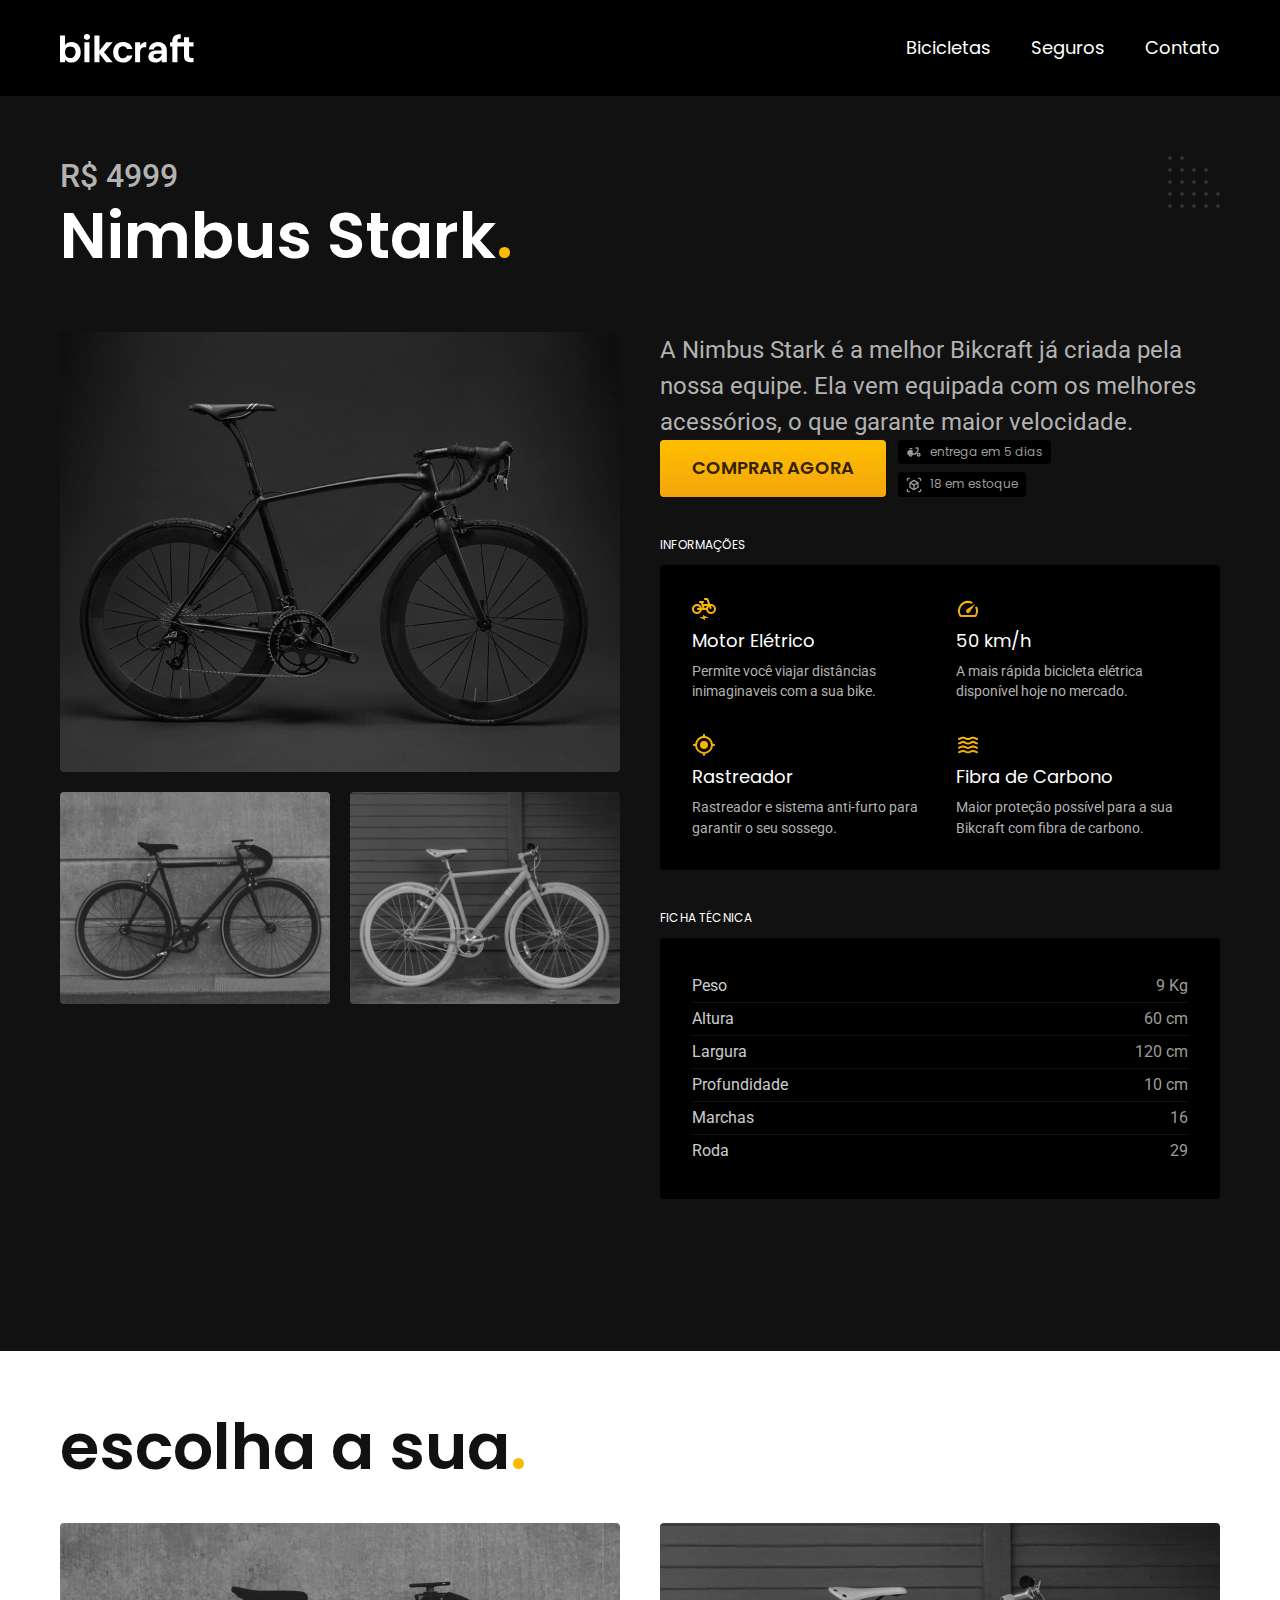
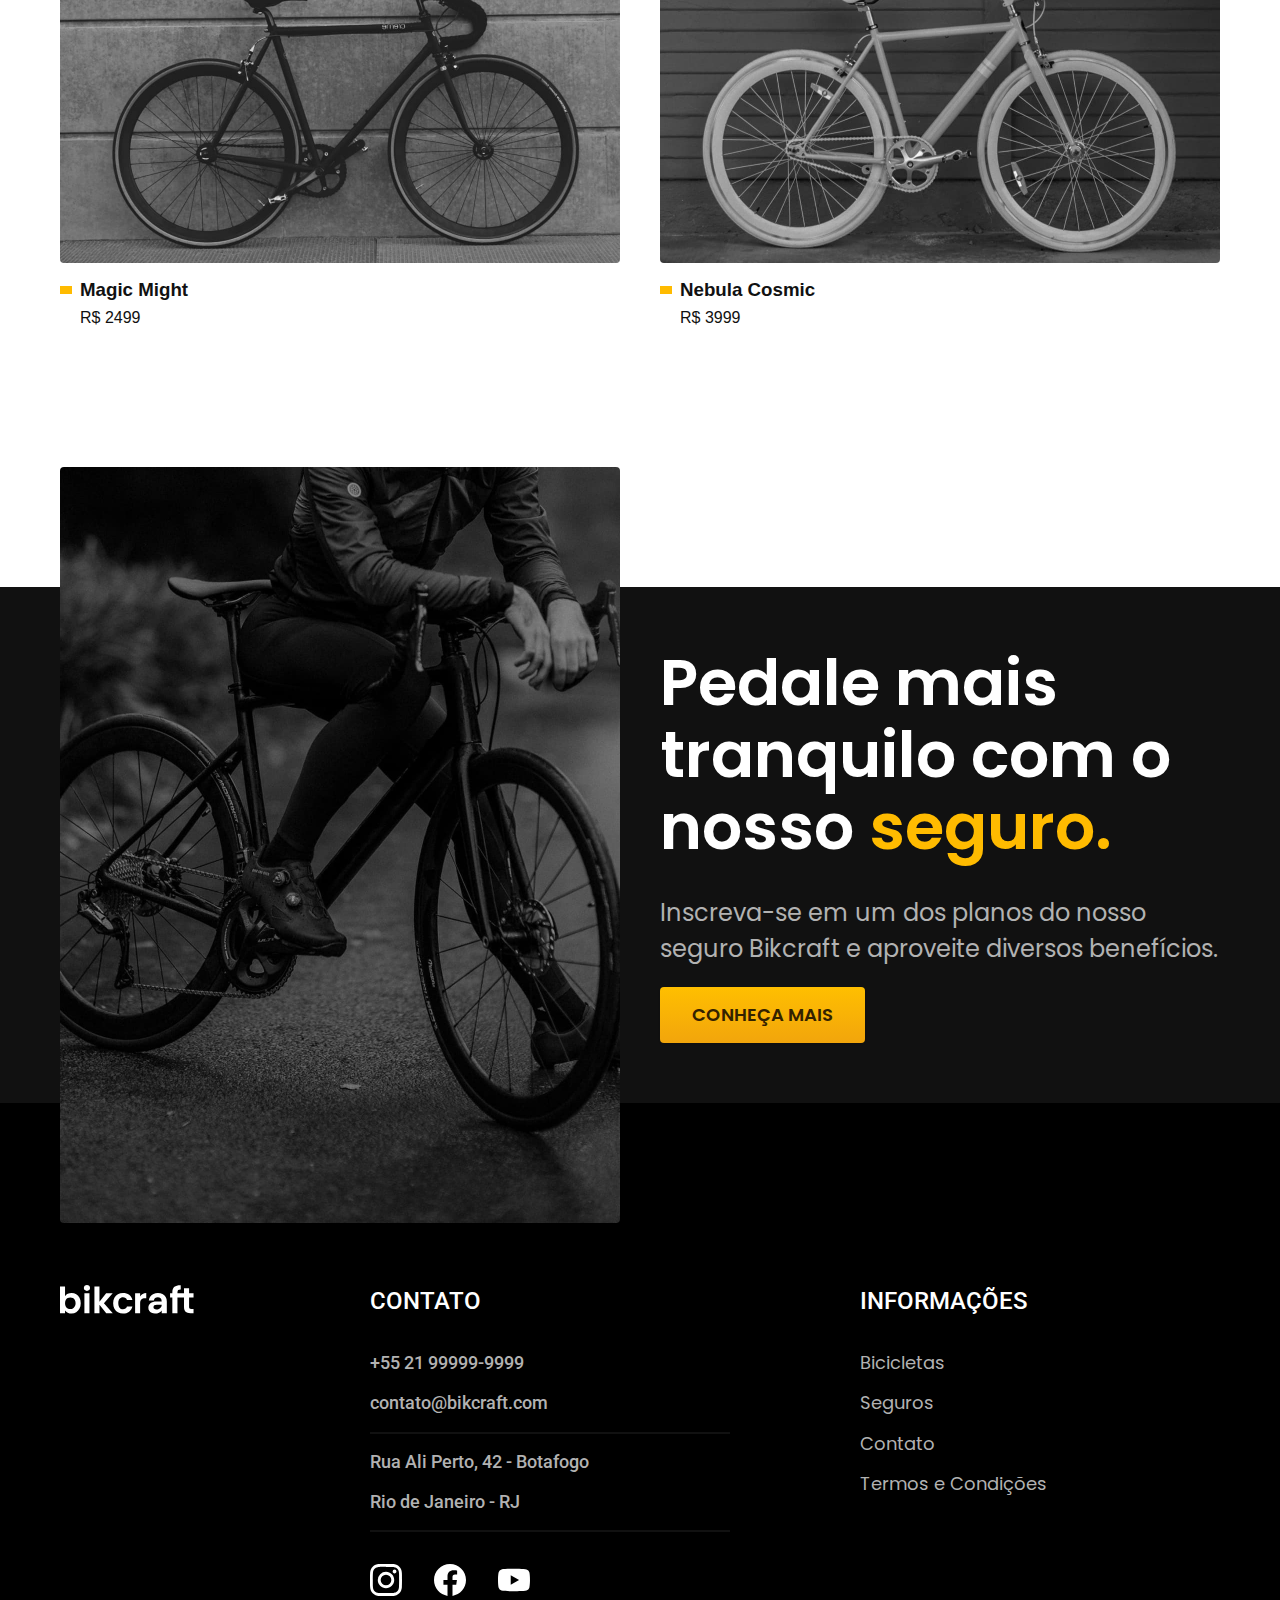
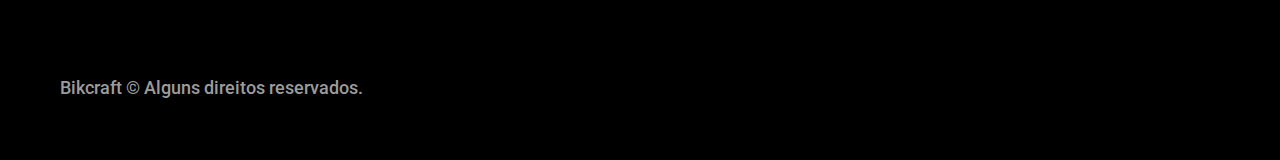
<file: bicicletas/nimbus.html>
<!DOCTYPE html>
<html lang="pt-br">

<head>
    <meta charset="UTF-8">
    <meta http-equiv="X-UA-Compatible" content="IE=edge">

    <meta name="viewport" content="width=device-width, initial-scale=1.0">
    <title>Nimbus | Bikcraft</title>
    <meta name="description" content="Modelo de bicicleta Nimbus Stark da Bikcraft.">

    <link rel="icon" href="../img/icones/favicon.svg" type="image/svg+xml">
    <link rel="preload" href="../css/style.css" as="style">
    <link rel="stylesheet" href="../css/style.css">

    <script>document.documentElement.classList.add('js');</script>
</head>

<body id="bicicleta">

    <header class="header-bg">
        <div class="header container">
            <a href="../"><img src="../img/bikcraft.svg" alt="Bikcraft"></a>

            <nav aria-label="primaria">
                <ul class="header-menu font-1-m cor-0">
                    <li><a href="../bicicletas.html">Bicicletas</a></li>
                    <li><a href="../seguros.html">Seguros</a></li>
                    <li><a href="../contato.html">Contato</a></li>
                </ul>
            </nav>
        </div>

    </header>

    <main class="titulo-bg">
        <div>
            <div class="titulo container">
                <p class="font-2-xl cor-5">R$ 4999</p>
                <h1 class="font-1-xxl cor-0">Nimbus Stark<span class="cor-p1">.</span></h1>
            </div>
        </div>
        <div class="bicicleta container">
            <div class="bicicleta-imagens">
                <img src="../img/bicicleta/nimbus1.jpg" alt="Bicicleta 1">
                <img src="../img/bicicleta/nimbus2.jpg" alt="Bicicleta 2">
                <img src="../img/bicicleta/nimbus3.jpg" alt="Bicicleta 3">
            </div>
            <div class="bicicleta-conteudo">
                <p class="font-2-l cor-5">A Nimbus Stark é a melhor Bikcraft já criada pela nossa equipe. Ela vem equipada com os melhores acessórios, o que garante maior velocidade.</p>
                <div class="bicicleta-comprar">
                    <a class="botao" href="../orcamento.html?tipo=bikcraft&produto=nimbus">Comprar Agora</a>
                    <span class="font-1-xs cor-6"><img src="..//img/icones/entrega.svg" alt="">entrega em 5 dias</span>
                    <span class="font-1-xs cor-6"><img src="..//img/icones/estoque.svg" alt="">18 em estoque</span>
                </div>

                <h2 class="font-1-xs cor-0">Informações</h2>
                <ul class="bicicleta-informacoes">
                    <li>
                        <img src="../img/icones/eletrica.svg" alt="">
                        <h3 class="font-1-m cor-0">Motor Elétrico</h3>
                        <p class="font-2-xs cor-5">Permite você viajar distâncias inimaginaveis com a sua bike.</p>
                    </li>
                    <li>
                        <img src="../img/icones/velocidade.svg" alt="">
                        <h3 class="font-1-m cor-0">50 km/h</h3>
                        <p class="font-2-xs cor-5">A mais rápida bicicleta elétrica disponível hoje no mercado.</p>
                    </li>
                    <li>
                        <img src="../img/icones/rastreador.svg" alt="">
                        <h3 class="font-1-m cor-0">Rastreador</h3>
                        <p class="font-2-xs cor-5">Rastreador e sistema anti-furto para garantir o seu sossego.</p>
                    </li>
                    <li>
                        <img src="../img/icones/carbono.svg" alt="">
                        <h3 class="font-1-m cor-0">Fibra de Carbono</h3>
                        <p class="font-2-xs cor-5">Maior proteção possível para a sua Bikcraft com fibra de carbono.</p>
                    </li>
                </ul>
                <h2 class="font-1-xs cor-0">Ficha Técnica</h2>
                <ul class="bicicleta-ficha font-2-s cor-4">
                    <li>Peso <span>9 Kg</span></li>
                    <li>Altura <span>60 cm</span></li>
                    <li>Largura <span>120 cm</span></li>
                    <li>Profundidade <span>10 cm</span></li>
                    <li>Marchas <span>16</span></li>
                    <li>Roda <span>29</span></li>
                </ul>
            </div>
        </div>
    </main>

    <article class="bicicletas-lista container">
        <h2 class="font-1-xxl">escolha a sua<span class="cor-p1">.</span></h2>

        <ul>
            <li>
                <a href="./magic.html">
                    <img src="../img/bicicletas/magic.jpg" alt="Bicicleta preta">
                    <h3>Magic Might</h3>
                    <span>R$ 2499</span>
                </a>
            </li>
            <li>
                <a href="./nebula.html">
                    <img src="../img/bicicletas/nebula.jpg" alt="Bicicleta branca">
                    <h3>Nebula Cosmic</h3>
                    <span>R$ 3999</span>
                </a>
            </li>
        </ul>
    </article>

    <article class="seguro-bg">
        <div class="seguro container">
            <div class="seguro-imagem">
                <img src="../img/fotos/seguros.jpg" alt="Pessoa parada em cima de uma bicicleta.">
            </div>
            <div class="seguro-conteudo">
                <h2 class="font-1-xxl cor-0">Pedale mais tranquilo com o nosso <span class="cor-p1">seguro.</span></h2>
                <p class="font-1-l cor-5">Inscreva-se em um dos planos do nosso seguro Bikcraft e aproveite diversos benefícios.</p>
                <a class="botao" href="../seguros.html">Conheça Mais</a>
            </div>
        </div>
    </article>

    <footer class="footer-bg">
        <div class="footer container">
            <img src="../img/bikcraft.svg" alt="Bikcraft">
            <div class="footer-contato">
                <h3 class="font-2-lb cor-0">Contato</h3>
                <ul class="font-2-m cor-5">
                    <li><a href="tel:+5521999999999">+55 21 99999-9999</a></li>
                    <li><a href="mailto:contato@bikcraft.com">contato@bikcraft.com</a></li>
                    <li>Rua Ali Perto, 42 - Botafogo</li>
                    <li>Rio de Janeiro - RJ</li>
                </ul>
                <div class="footer-redes">
                    <a href="../">
                        <img src="../img/redes/instagram.svg" alt="Instagram">
                    </a>
                    <a href="../">
                        <img src="../img/redes/facebook.svg" alt="Facebook">
                    </a>
                    <a href="../">
                        <img src="../img/redes/youtube.svg" alt="YouTube">
                    </a>
                </div>
            </div>
            <div class="footer-informacoes">
                <h3 class="font-2-lb cor-0">Informações</h3>
                <nav>
                    <ul class="font-1-m cor-5">
                        <li><a href="../bicicletas.html">Bicicletas</a></li>
                        <li><a href="../seguros.html">Seguros</a></li>
                        <li><a href="../contato.html">Contato</a></li>
                        <li><a href="../termos.html">Termos e Condições</a></li>
                    </ul>
                </nav>
            </div>
            <p class="footer-copy font-2-m cor-6">Bikcraft © Alguns direitos reservados.</p>
        </div>
    </footer>

    <script src="../js/script.js"></script>
</body>
</html>
</file>
<file: css/style.css>
@import "./global/global.css";
@import "./utilidades/tipografia.css";
@import "./utilidades/cores.css";
@import "./utilidades/animacao.css";

@import "./global/header.css";
@import "./global/footer.css";

/* Utilidades */
@import "./utilidades/componentes.css";
@import "./utilidades/formulario.css";

/* Home */
@import "./home/introducao.css";
@import "./home/tecnologia.css";
@import "./home/parceiros.css";
@import "./home/depoimento.css";

/* Bibicletas */
@import "./bicicletas/bicicletas-lista.css";
@import "./bicicletas/bicicletas.css";

/* Bibicleta */
@import "./bicicleta/bicicleta.css";
@import "./bicicleta/seguro.css";

/* Seguros */
@import "./seguros/seguros.css";
@import "./seguros/vantagens.css";
@import "./seguros/perguntas.css";

/* Contato */
@import "./contato/contato.css";
@import "./contato/lojas.css";

/* Orçamento */
@import "./orcamento/orcamento.css";

/* Termos */
@import "./termos/termos.css";
</file>
